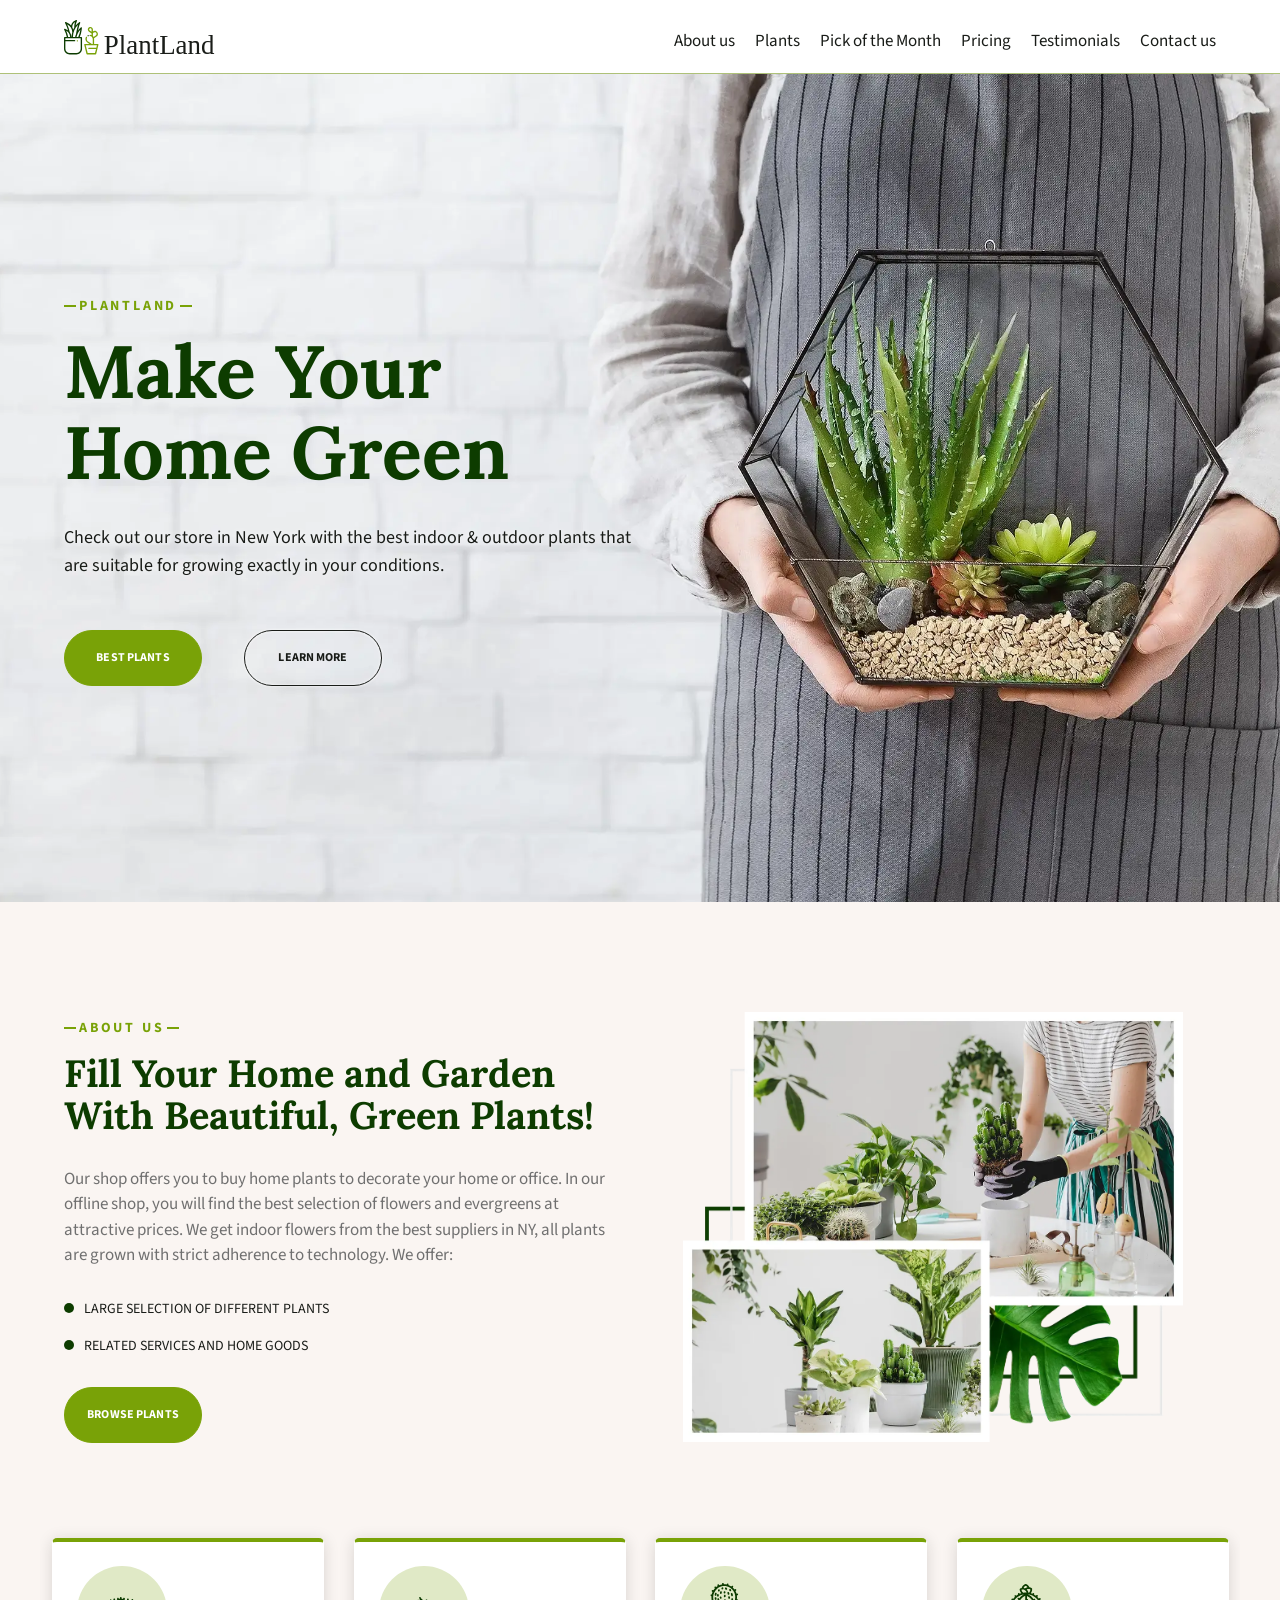
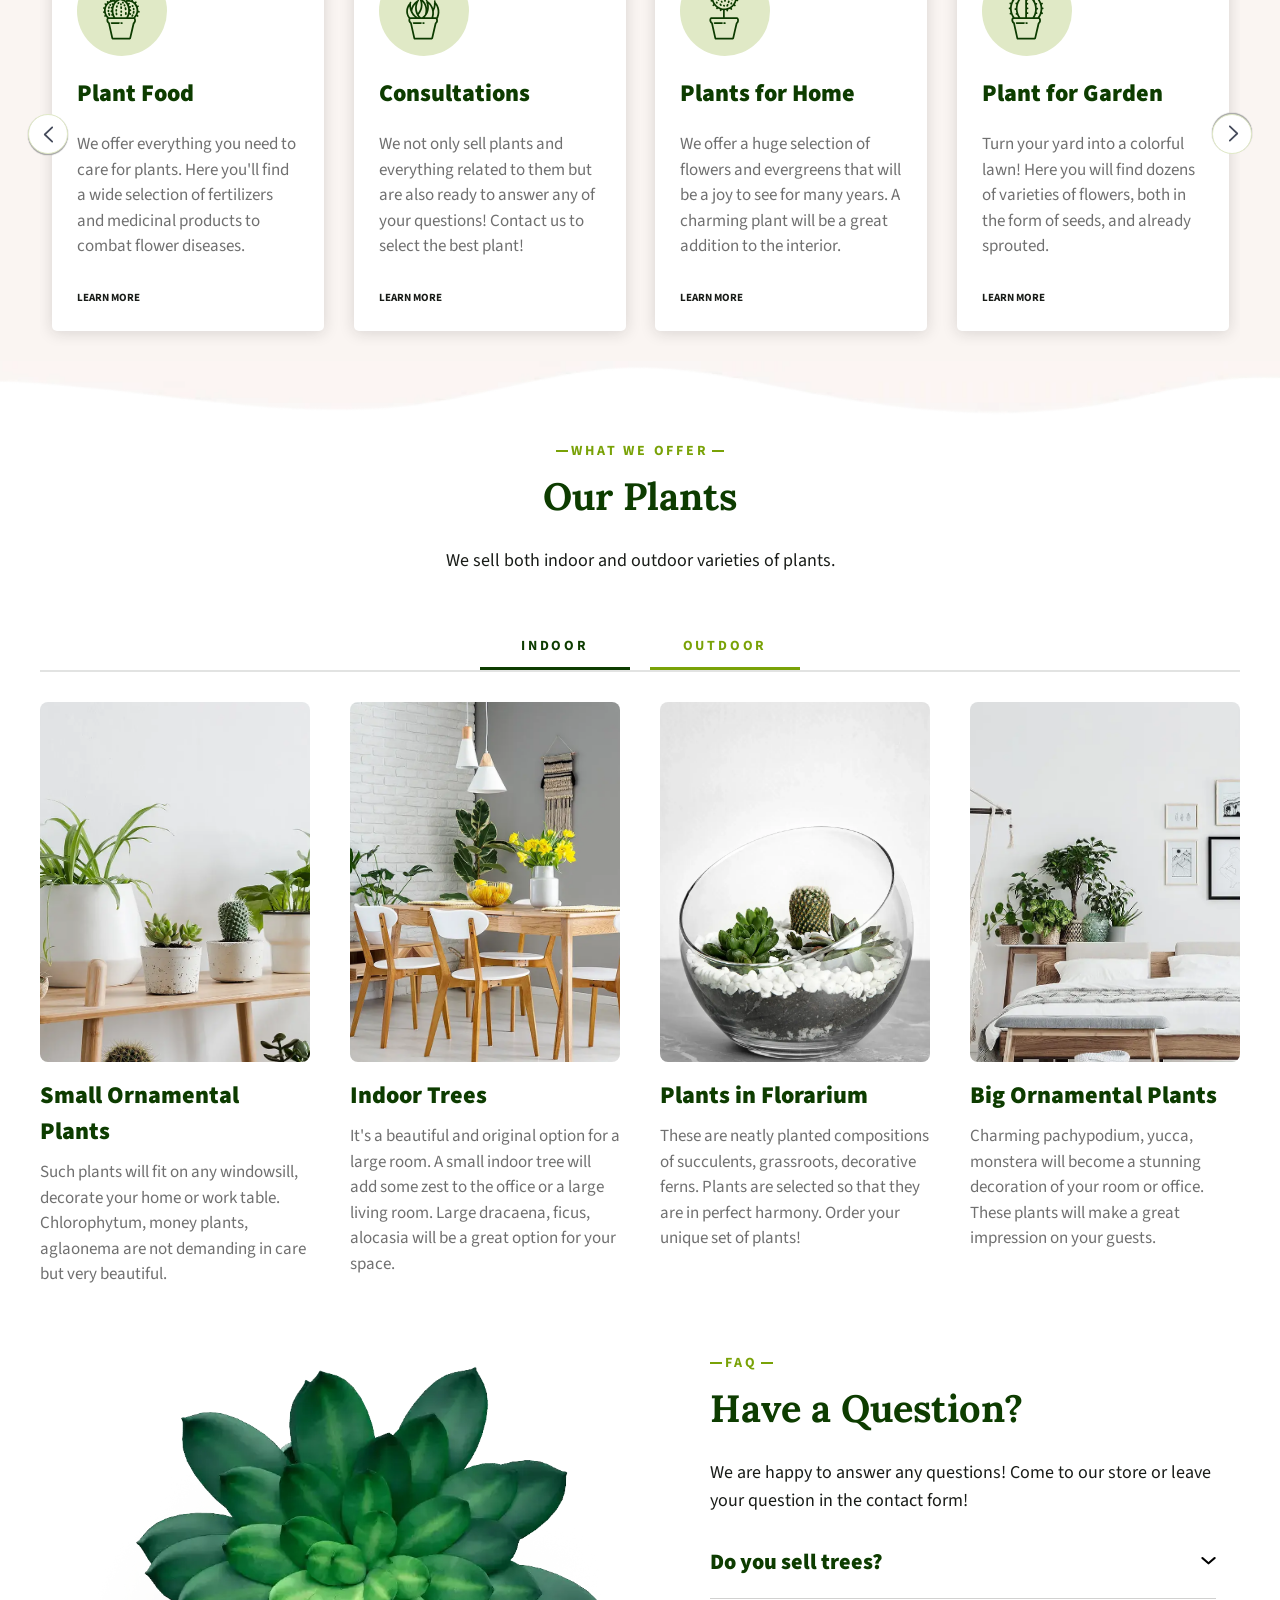
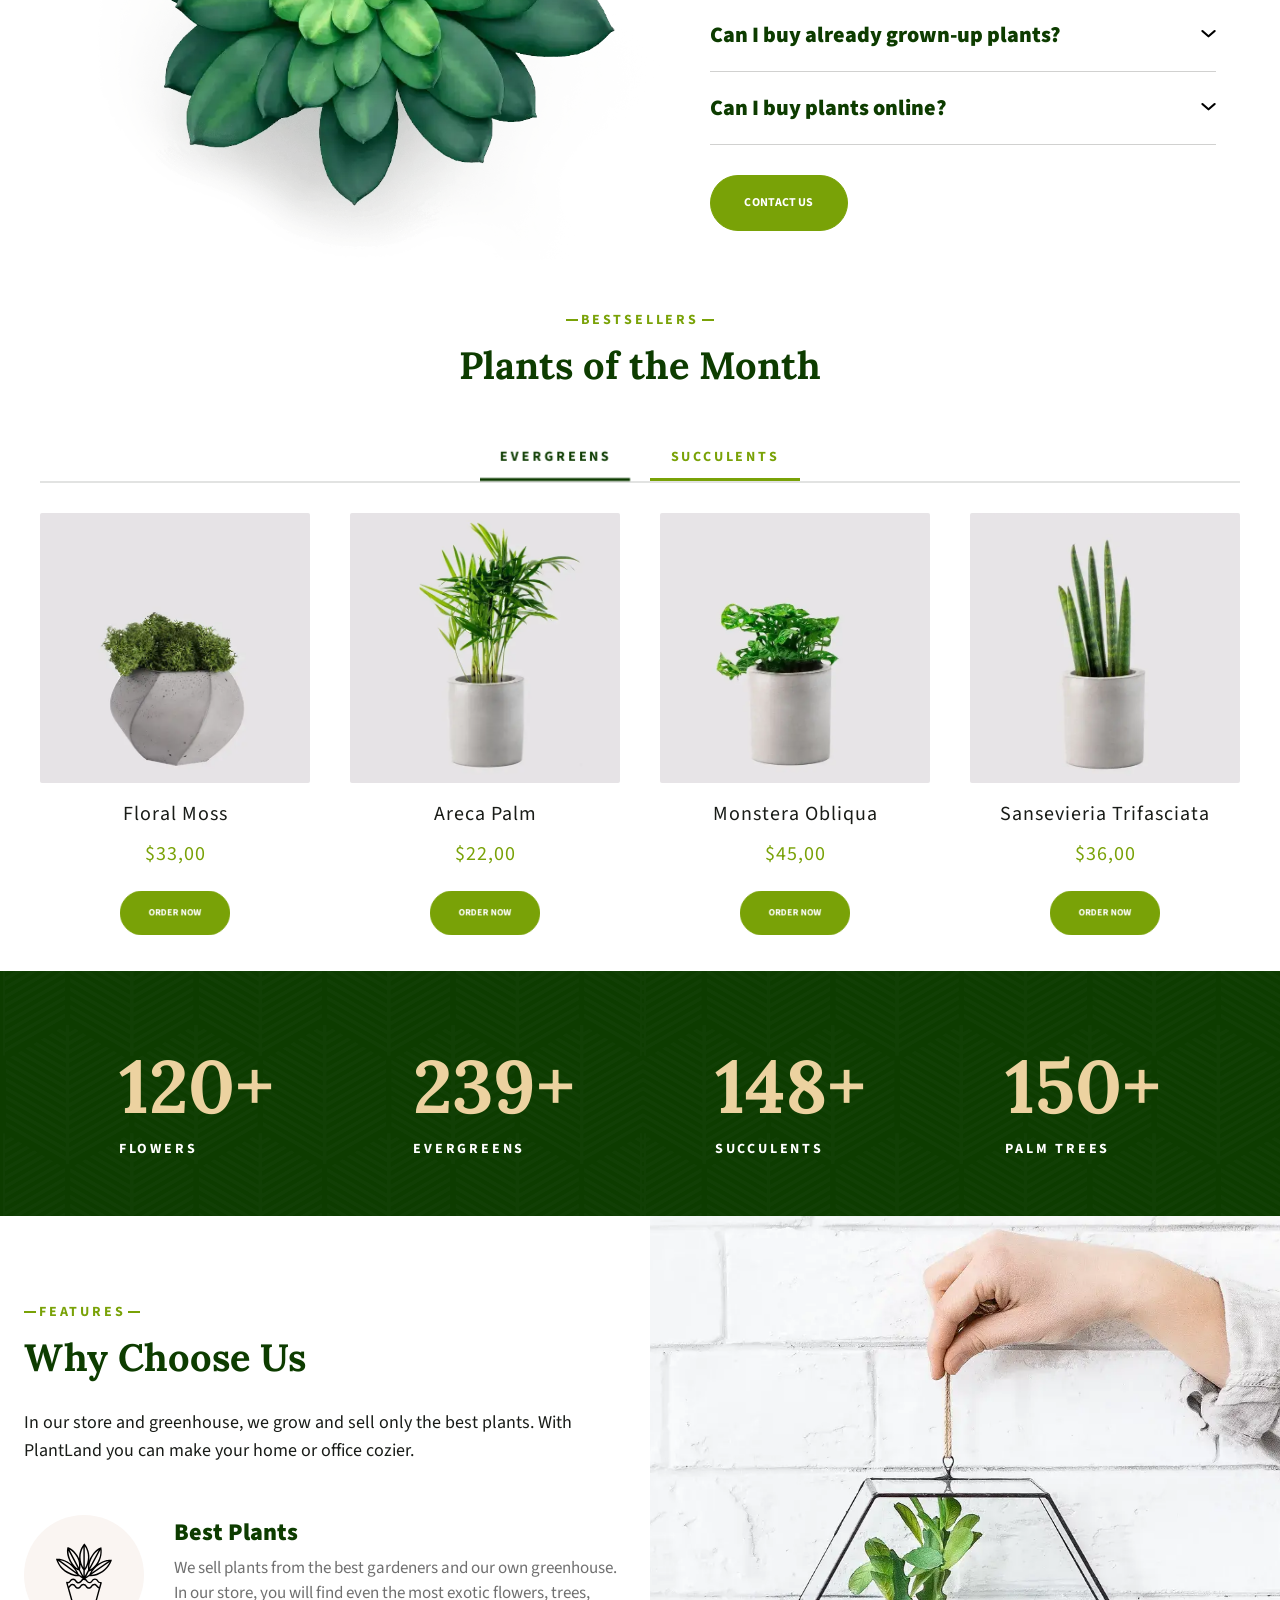
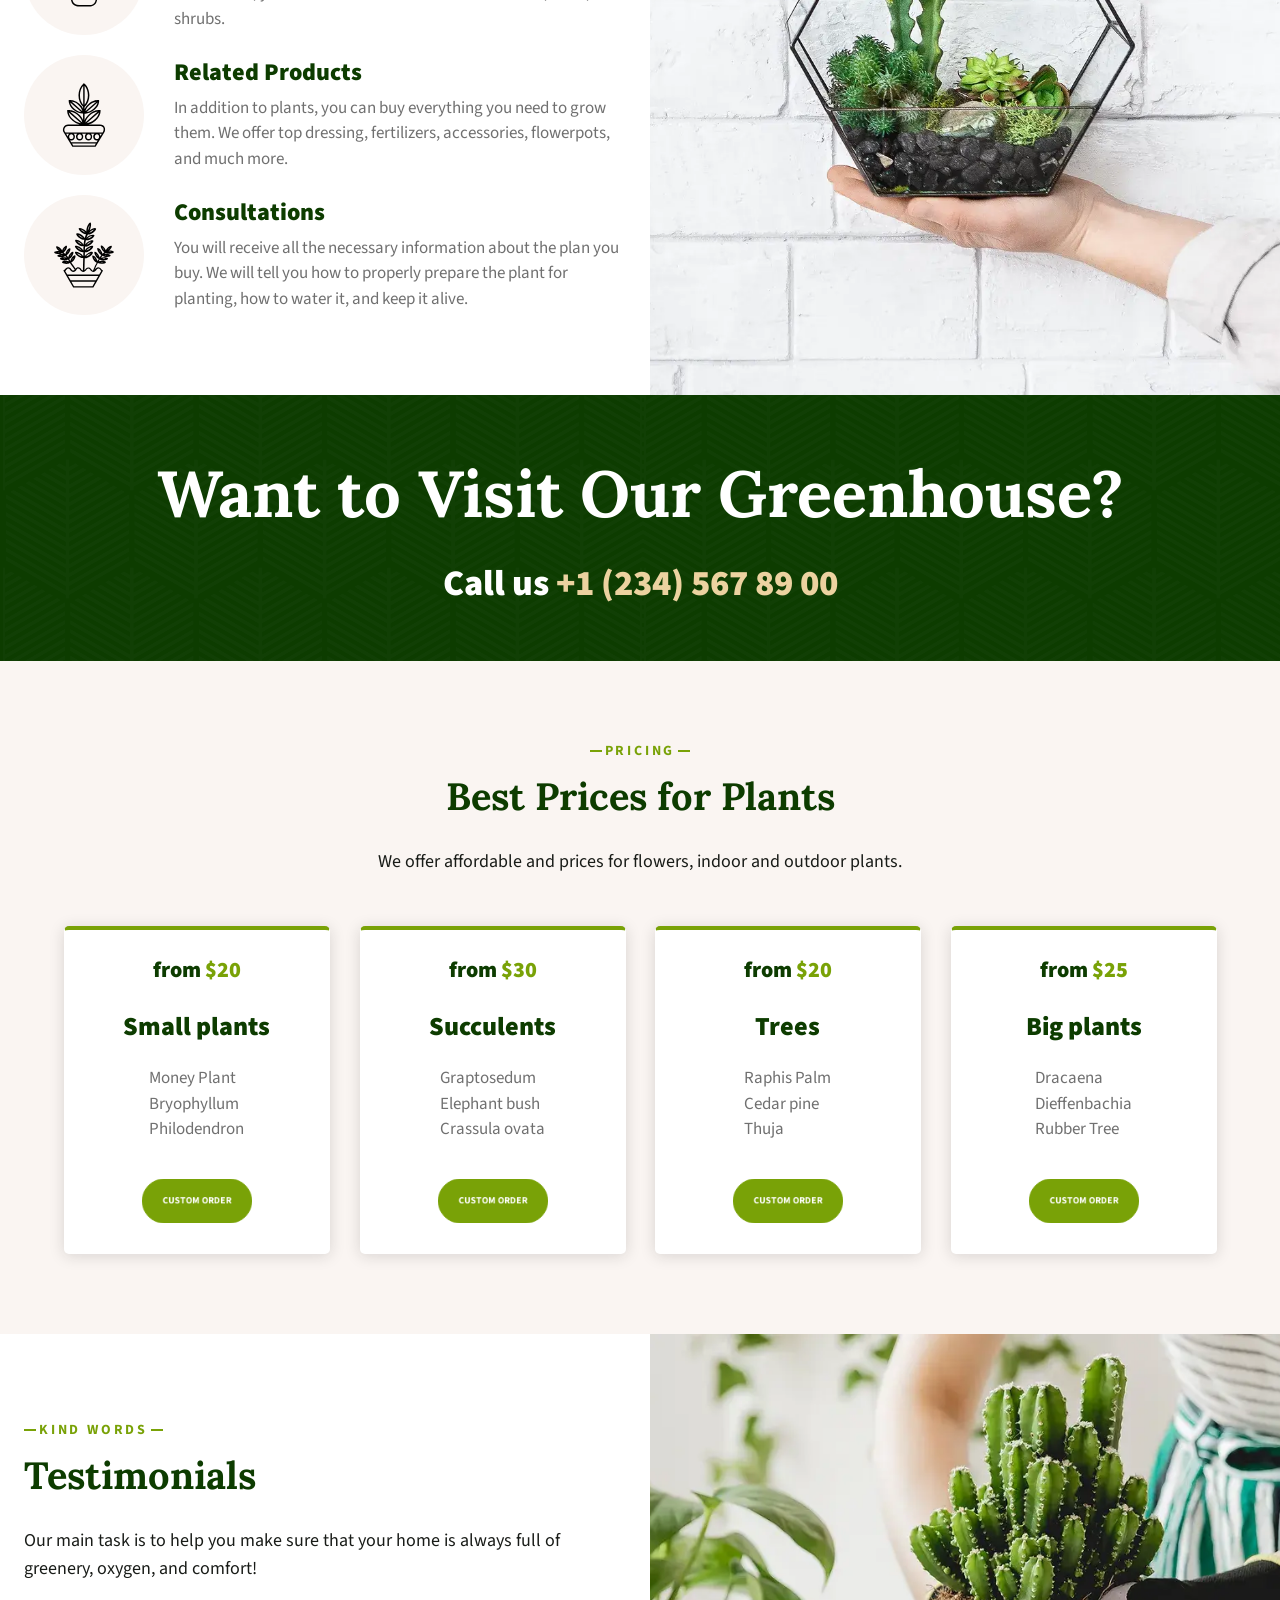
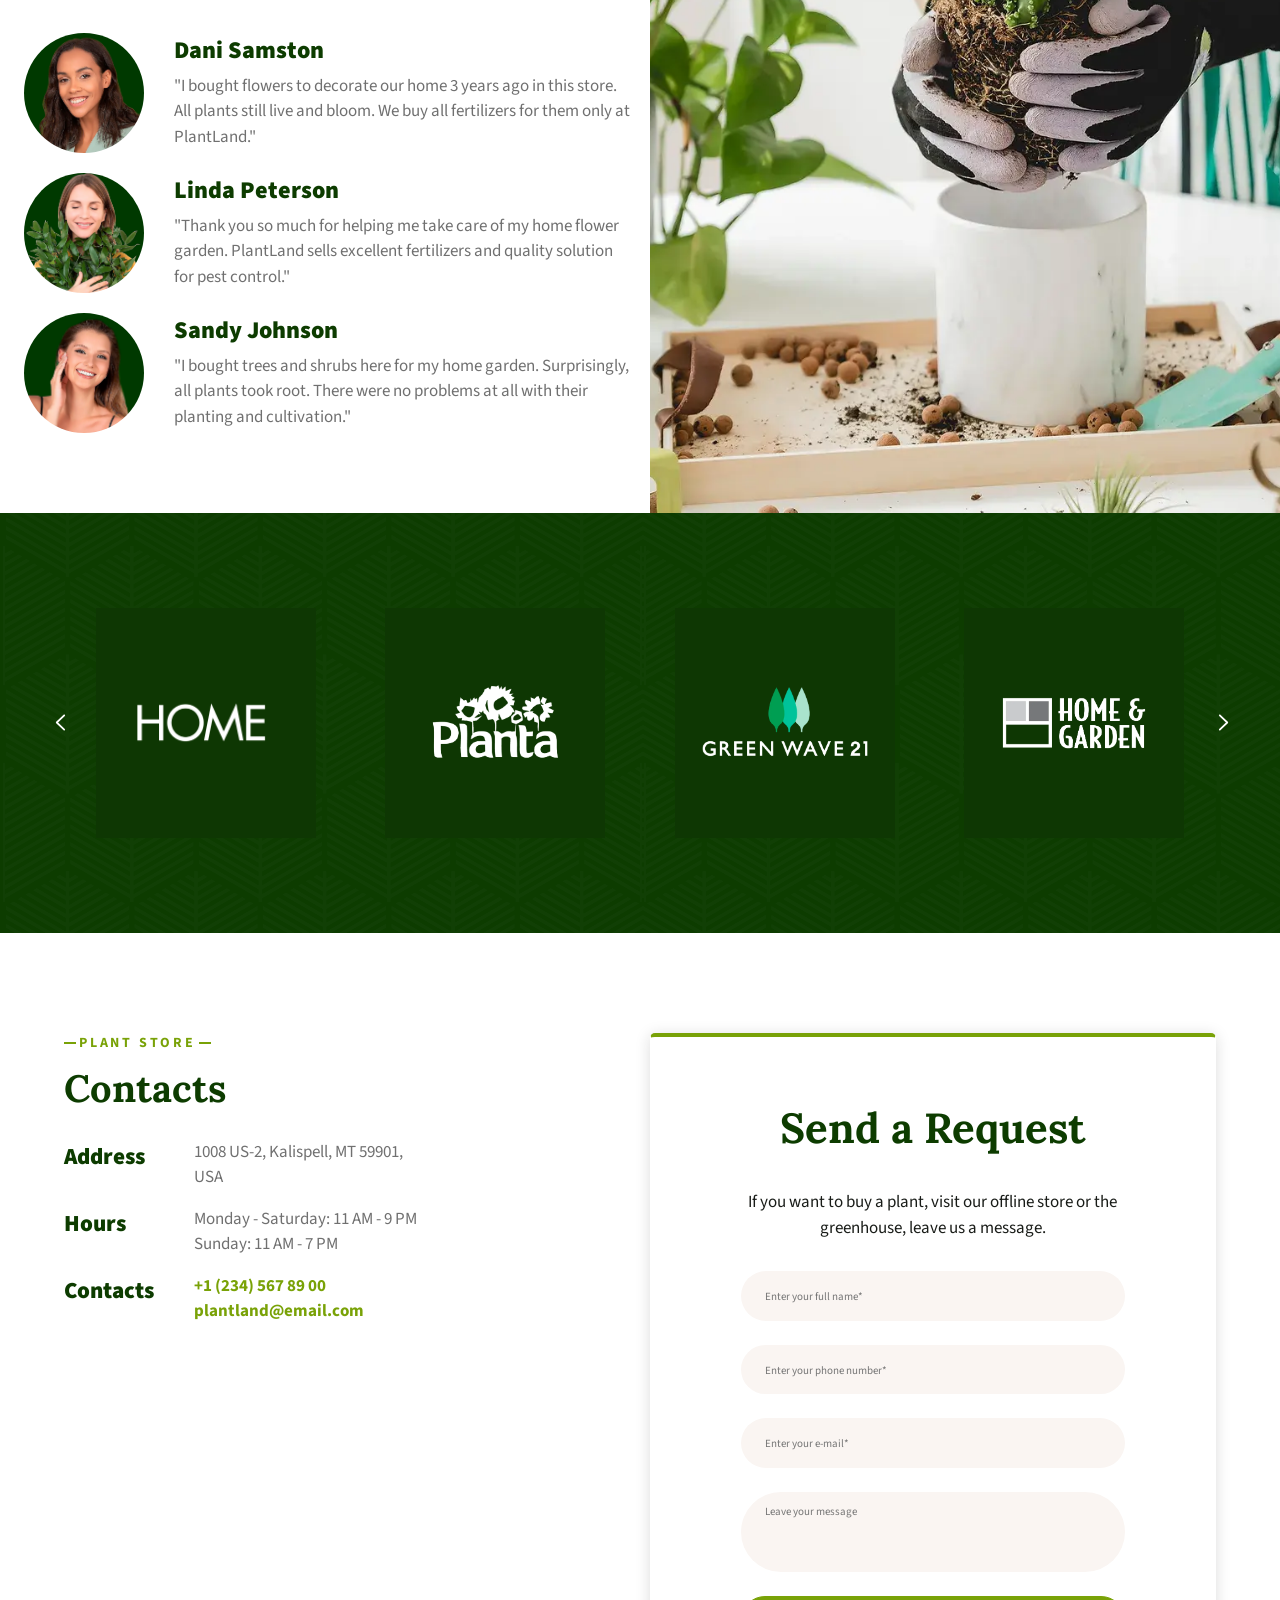
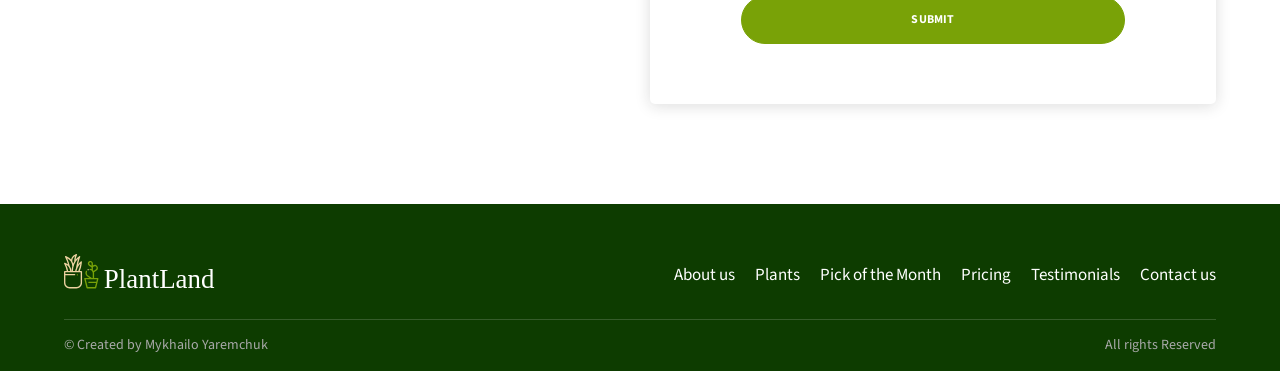
<file: index.html>
<!DOCTYPE html>
<html class="is-loading" lang="en">
<!-- <html class="menu-open" lang="en"> -->

<head>
	<title>PlantLand</title>
	<meta charset="UTF-8">
	<meta name="format-detection" content="telephone=no">
	<!-- <style>body{opacity: 0;}</style> -->
	<!-- <link rel="stylesheet" href="css/style.min.css?_v=20260417153046"> -->
	<link rel="stylesheet" href="css/style.css">
	<link rel="shortcut icon" href="favicon.ico">
	<!-- <meta name="robots" content="noindex, nofollow"> -->
	<meta name="viewport" content="width=device-width, initial-scale=1.0">
</head>

<body>
	<div class="wrapper">
		<header class="header">
			<div data-scroll class="header__container">
				<a href="#hero">
					<img src="img/page-logo.svg" alt="PlantLand logo" class="header__img">
				</a>
				<div class="header__menu menu">
					<nav class="menu__body">
						<ul class="menu__list">
							<li class="menu__item">
								<a href="#about-us" class="menu__link">About us</a>
							</li>
							<li class="menu__item">
								<a href="#our-plants" class="menu__link">Plants</a>
							</li>
							<li class="menu__item">
								<a href="#bestsellers" class="menu__link">Pick of the Month</a>
							</li>
							<li class="menu__item">
								<a href="#pricing" class="menu__link">Pricing</a>
							</li>
							<li class="menu__item">
								<a href="#kind-words" class="menu__link">Testimonials</a>
							</li>
							<li class="menu__item">
								<a href="#plant-store__form" class="menu__link">Contact us</a>
							</li>
						</ul>
					</nav>
				</div>
				<button class="menu__button"><span></span></button>
			</div>
		</header>
		<main data-scroll id="main" class="page">
			<section class="hero" id="hero">
				<div data-scroll class="hero__container">
					<div class="hero__body">
						<article class="text-box">
							<div class="text-box__label">PLANTLAND</div>
							<h1 class="text-box__title text-box__title--big">Make Your Home Green</h1>
							<div class="text-box__description">
								<p>Check out our store in New York with the best indoor & outdoor plants that are
									suitable for growing exactly in your conditions.</p>
							</div>
							<div class="text-box__buttons">
								<a class="text-box__button button" href="#bestsellers">Best plants</a>
								<a class="text-box__button button button--border" href="#about-us">Learn more</a>
							</div>
						</article>
					</div>
				</div>
			</section>

			<section class="about-us" id="about-us">
				<div class="about-us__container">
					<article class="text-box">
						<div class="text-box__label">ABOUT US</div>
						<h2 class="text-box__title">Fill Your Home and Garden With Beautiful, Green Plants!</h2>
						<div class="text-box__text">
							<p>
								Our shop offers you to buy home plants to decorate your home or office. In our offline
								shop, you will find the best selection of flowers and evergreens at attractive prices.
								We get indoor flowers from the best suppliers in NY, all plants are grown with strict
								adherence to technology. We offer:
							</p>
						</div>
						<ul class="text-box__list">
							<li class="text-box__item">LARGE SELECTION OF DIFFERENT PLANTS</li>
							<li class="text-box__item">RELATED SERVICES AND HOME GOODS</li>
						</ul>
						<a class="button" href="#bestsellers">Browse plants</a>
					</article>
					<div class="about-us__image">
						<img src="img/about-us-img.webp" alt="Diferent house plants">
					</div>
				</div>
			</section>

			<section class="about-us-cards">
				<div class="about-us-cards__wrapper">
					<div class="swiper">
						<button type="button" class="swiper__left-arr"></button>
						<div class="swiper-wrapper">
							<a href="#plant-store__form" class="about-us-cards__item swiper-slide">
								<article class="card-up-border card-up-border--hover">
									<div class="card-up-border__icon">
										<img src="img/svg/plant-type1.svg" alt="Cactus icon">
									</div>
									<h3 class="card-up-border__title">Plant Food</h3>
									<div class="card-up-border__text">
										<p>We offer everything you need to care for plants. Here you'll find a wide
											selection of fertilizers and medicinal products to combat flower diseases.
										</p>
									</div>
									<div class="card-up-border__link"><span>Learn more</span>
									</div>
								</article>
							</a>

							<a href="#plant-store__form" class="about-us-cards__item swiper-slide">
								<article class="card-up-border card-up-border--hover">
									<div class="card-up-border__icon">
										<img src="img/svg/plant-type2.svg" alt="Suculent plant icon">
									</div>
									<h3 class="card-up-border__title">Consultations</h3>
									<div class="card-up-border__text">
										<p>We not only sell plants and everything related to them but are also ready to
											answer
											any
											of your questions! Contact us to select the best plant!</p>
									</div>
									<div class="card-up-border__link"><span>Learn more</span>
									</div>
								</article>
							</a>

							<a href="#bestsellers" class="about-us-cards__item swiper-slide">
								<article class="card-up-border card-up-border--hover">
									<div class="card-up-border__icon">
										<img src="img/svg/plant-type3.svg" alt="Home plant icon">
									</div>
									<h3 class="card-up-border__title">Plants for Home</h3>
									<div class="card-up-border__text">
										<p>We offer a huge selection of flowers and evergreens that will be a joy to see
											for
											many
											years. A charming plant will be a great addition to the interior.</p>
									</div>
									<div class="card-up-border__link"><span>Learn more</span></div>
								</article>
							</a>

							<a href="#pricing" class="about-us-cards__item swiper-slide">
								<article class="card-up-border card-up-border--hover">
									<div class="card-up-border__icon">
										<img src="img/svg/plant-type4.svg" alt="Cactus icon">
									</div>
									<h3 class="card-up-border__title">Plant for Garden</h3>
									<div class="card-up-border__text">
										<p>Turn your yard into a colorful lawn! Here you will find dozens of varieties
											of flowers, both in the form of seeds, and
											already sprouted.</p>
									</div>
									<div class="card-up-border__link"><span>Learn more</span>
									</div>
								</article>
							</a>

							<a href="#bestsellers" class="about-us-cards__item swiper-slide">
								<article class="card-up-border card-up-border--hover">
									<div class="card-up-border__icon">
										<img src="img/svg/plant-type5.svg" alt="Home plant icon">
									</div>
									<h3 class="card-up-border__title">Sale of Flowerpots</h3>
									<div class="card-up-border__text">
										<p>Purchase flowerpots for plants of any type, from small flowers to huge palm
											trees. Our store offers only quality
											flowerpots from trusted manufacturers.</p>
									</div>
									<div class="card-up-border__link"><span>Learn more</span>
									</div>
								</article>
							</a>

							<a href="#plant-store__form" class="about-us-cards__item swiper-slide">
								<article class="card-up-border card-up-border--hover">
									<div class="card-up-border__icon">
										<img src="img/svg/plant-type6.svg" alt="Home plant icon">
									</div>
									<h3 class="card-up-border__title">Soil for Plants</h3>
									<div class="card-up-border__text">
										<p>It's not easy to find quality soil in New York. We offer the best options for
											your plants. The soil we sell is
											decontaminated and enriched with nutrients.</p>
									</div>
									<div class="card-up-border__link"><span>Learn more</span>
									</div>
								</article>
							</a>
						</div>
						<button type="button" class="swiper__right-arr"></button>
					</div>
				</div>
			</section>

			<div class="decor-wave">
			</div>

			<section class="our-plants" id="our-plants">
				<div class="our-plants__container">
					<article class="text-box text-box--center">
						<div class="text-box__label">WHAT WE OFFER</div>
						<h2 class="text-box__title">Our Plants</h2>
						<div class="text-box__description">
							<p>
								We sell both indoor and outdoor varieties of plants.
							</p>
						</div>
					</article>
				</div>
				<div class="our-plants__tabs tabs">
					<ul class="tabs__buttons">
						<li>
							<button data-tab-target="#indoor" class="tabs__button active"><span>indoor</span></button>
						</li>
						<li>
							<button data-tab-target="#outdoor" class="tabs__button"><span>OUTDOOR</span></button>
						</li>
					</ul>
					<div class="tabs__content">
						<div class="tabs__item-tab active" id="indoor" data-tab-content>
							<div class="tabs__item">
								<div class="tabs__image">
									<img src="img/tabs/plants-on-table1.webp" alt="Image">
								</div>
								<h3 class="tabs__title">Small Ornamental Plants</h3>
								<div class="tabs__text">
									<p>Such plants will fit on any windowsill, decorate your home or work table.
										Chlorophytum, money plants, aglaonema are not
										demanding in care but very beautiful.</p>
								</div>
							</div>
							<div class="tabs__item">
								<div class="tabs__image">
									<img src="img/tabs/plants-on-table2.webp" alt="Image">
								</div>
								<h3 class="tabs__title">Indoor Trees</h3>
								<div class="tabs__text">
									<p>It's a beautiful and original option for a large room. A small indoor tree will
										add
										some zest to the office or a large
										living room. Large dracaena, ficus, alocasia will be a great option for your
										space.
									</p>
								</div>
							</div>
							<div class="tabs__item">
								<div class="tabs__image">
									<img src="img/tabs/plants-in-vase.webp" alt="Image">
								</div>
								<h3 class="tabs__title">Plants in Florarium</h3>
								<div class="tabs__text">
									<p>These are neatly planted compositions of succulents, grassroots, decorative
										ferns.
										Plants are selected so that they are
										in perfect harmony. Order your unique set of plants!</p>
								</div>
							</div>
							<div class="tabs__item">
								<div class="tabs__image">
									<img src="img/tabs/home-swing-and-plants.webp" alt="Image">
								</div>
								<h3 class="tabs__title">Big Ornamental Plants</h3>
								<div class="tabs__text">
									<p>Charming pachypodium, yucca, monstera will become a stunning decoration of your
										room
										or office. These plants will make a
										great impression on your guests.</p>
								</div>
							</div>
						</div>
						<div class="tabs__item-tab" id="outdoor" data-tab-content>
							<div class="tabs__item">
								<div class="tabs__image">
									<img src="img/tabs/outdoor-plants-and-woman1.webp" alt="Image">
								</div>
								<h3 class="tabs__title">Outdoor Flowers</h3>
								<div class="tabs__text">
									<p>Flowers form the basis of the exterior and are the first to catch the eye.
										Charming anemones, freesia, lilies will
										provide brightness and a pleasant aroma. Choose your outdoor flower!</p>
								</div>
							</div>
							<div class="tabs__item">
								<div class="tabs__image">
									<img src="img/tabs/outdoor-plants-succulents.webp" alt="Image">
								</div>
								<h3 class="tabs__title">Succulents</h3>
								<div class="tabs__text">
									<p>Succulents do not require constant care, perfectly take root in any yard, look
										nice, and stylish. We will help you to
										create the optimal composition of succulents in your garden.
									</p>
								</div>
							</div>
							<div class="tabs__item">
								<div class="tabs__image">
									<img src="img/tabs/outdoor-plants-and-woman2.webp" alt="Image">
								</div>
								<h3 class="tabs__title">Decorative Moss</h3>
								<div class="tabs__text">
									<p>Decorative moss and lichen will make the garden truly special. Thanks to their
										density, coloring, and appearance, you
										can create a unique picture on the site.</p>
								</div>
							</div>
							<div class="tabs__item">
								<div class="tabs__image">
									<img src="img/tabs/outdoor-plants-in-pots.webp" alt="Image">
								</div>
								<h3 class="tabs__title">Decorative Conifers</h3>
								<div class="tabs__text">
									<p>The real decoration of any yard is decorative coniferous trees. Thuja, mountain
										pines, cedar pines will charm anyone!
										These are unpretentious, but very beautiful trees.</p>
								</div>
							</div>
						</div>
					</div>
				</div>
			</section>

			<section class="faq">
				<div class="faq__container">
					<div class="faq__image">
						<img src="img/suculent-plant-image 2.webp" alt="Succulent plant from above image">
					</div>
					<article class="text-box">
						<div class="text-box__label">faq</div>
						<h2 class="text-box__title">Have a Question?</h2>
						<div class="text-box__description">
							<p>
								We are happy to answer any questions! Come to our store or leave your question in the
								contact form!
							</p>
						</div>
						<div class="text-box__accordion">
							<div class="item-accordion">
								<details class="item-accordion__body">
									<summary class="item-accordion__title">Do you sell trees?</summary>
									<div class="item-accordion__content">
										<p>Yes, in our store, you can buy decorative trees for the garden.</p>
									</div>
								</details>
							</div>
							<div class="item-accordion">
								<details class="item-accordion__body">
									<summary class="item-accordion__title">Can I buy already grown-up plants?</summary>
									<div class="item-accordion__content">
										<p>Of course, we have a large greenhouse where we grow plants. You can buy an
											adult plant in a pot.</p>
									</div>
								</details>
							</div>
							<div class="item-accordion">
								<details class="item-accordion__body">
									<summary class="item-accordion__title">Can I buy plants online?</summary>
									<div class="item-accordion__content">
										<p>No, we don't have an online store. To buy a plant, come to our offline store
											or leave us a message.</p>
									</div>
								</details>
							</div>
						</div>
						<!-- <button class="button" type="button">Contact us</button> -->
						<a href="#plant-store__form" class="button">Contact us</a>
					</article>
				</div>
			</section>

			<section class="bestsellers" id="bestsellers">
				<div class="bestsellers__container">
					<article class="text-box text-box--center">
						<div class="text-box__label">BESTSELLERS</div>
						<h2 class="text-box__title">Plants of the Month</h2>
					</article>
				</div>
				<div class="bestsellers__tabs tabs">
					<ul class="tabs__buttons">
						<li>
							<button data-tab-target="#evergreens"
								class="tabs__button active"><span>evergreens</span></button>
						</li>
						<li>
							<button data-tab-target="#succulents" class="tabs__button"><span>succulents</span></button>
						</li>
					</ul>
					<div class="tabs__content">
						<div class="tabs__item-tab active" id="evergreens" data-tab-content>
							<div class="tabs__item" data-plant-id="plant-1">
								<div class="tabs__image">
									<img src="img/tabs/plant-in-pot1.webp" alt="Image">
								</div>
								<div class="tabs__name"><span>Floral Moss</span></div>
								<div class="tabs__price">33,00</div>
								<button class="button">order now</button>
							</div>
							<div class="tabs__item" data-plant-id="plant-2">
								<div class="tabs__image">
									<img src="img/tabs/plant-in-pot2.webp" alt="Image">
								</div>
								<div class="tabs__name"><span>Areca Palm</span></div>
								<div class="tabs__price">22,00</div>
								<button class="button">order now</button>
							</div>
							<div class="tabs__item" data-plant-id="plant-3">
								<div class="tabs__image">
									<img src="img/tabs/plant-in-pot3.webp" alt="Image">
								</div>
								<div class="tabs__name"><span>Monstera Obliqua</span></div>
								<div class="tabs__price">45,00</div>
								<button class="button">order now</button>
							</div>
							<div class="tabs__item" data-plant-id="plant-4">
								<div class="tabs__image">
									<img src="img/tabs/plant-in-pot4.webp" alt="Image">
								</div>
								<div class="tabs__name"><span>Sansevieria Trifasciata</span></div>
								<div class="tabs__price">36,00</div>
								<button class="button">order now</button>
							</div>
						</div>
						<div class="tabs__item-tab" id="succulents" data-tab-content>
							<div class="tabs__item" data-plant-id="plant-5">
								<div class="tabs__image">
									<img src="img/tabs/plant-in-pot5.webp" alt="Image">
								</div>
								<div class="tabs__name"><span>Graptosedum Darley</span></div>
								<div class="tabs__price">32,00</div>
								<button class="button">order now</button>
							</div>
							<div class="tabs__item" data-plant-id="plant-6">
								<div class="tabs__image">
									<img src="img/tabs/plant-in-pot6.webp" alt="Image">
								</div>
								<div class="tabs__name"><span>Haworthia Venosa</span></div>
								<div class="tabs__price">48,00</div>
								<button class="button">order now</button>
							</div>
							<div class="tabs__item" data-plant-id="plant-7">
								<div class="tabs__image">
									<img src="img/tabs/plant-in-pot7.webp" alt="Image">
								</div>
								<div class="tabs__name"><span>Silver Torch</span></div>
								<div class="tabs__price">24,00</div>
								<button class="button">order now</button>
							</div>
							<div class="tabs__item" data-plant-id="plant-8">
								<div class="tabs__image">
									<img src="img/tabs/plant-in-pot8.webp" alt="Image">
								</div>
								<div class="tabs__name"><span>Notocactus Roseoluteus</span></div>
								<div class="tabs__price">33,00</div>
								<button class="button">order now</button>
							</div>
						</div>
					</div>
				</div>
			</section>

			<section class="results dark-background">
				<div class="results__container">
					<div class="results__item">
						<div class="results__value">120</div>
						<div class="results__param">FLOWERS</div>
					</div>
					<div class="results__item">
						<div class="results__value">239</div>
						<div class="results__param">EVERGREENS</div>
					</div>
					<div class="results__item">
						<div class="results__value">148</div>
						<div class="results__param">SUCCULENTS</div>
					</div>
					<div class="results__item">
						<div class="results__value">150</div>
						<div class="results__param">PALM TREES</div>
					</div>
				</div>
			</section>

			<!-- <section class="features">
				<div class="features__container">
					<article class="text-box">
						<div class="text-box__label">features</div>
						<h2 class="text-box__title">Why Choose Us</h2>
						<div class="text-box__description">
							<p>
								In our store and greenhouse, we grow and sell only the best plants. With PlantLand you
								can make your home or office
								cozier.
							</p>
						</div>
						<div class="text-box__info-blocks info-blocks">
							<div class="info-blocks__item">
								<div class="info-blocks__img">
									<img src="img/svg/plant1.svg" alt="">
								</div>
								<div class="info-blocks__inner-info">
									<h3 class="info-blocks__title">Best Plants</h3>
									<div class="info-blocks__text">
										<p>We sell plants from the best gardeners and our own greenhouse. In our store,
											you will find even the most exotic flowers,
											trees, shrubs.</p>
									</div>
								</div>
							</div>
							<div class="info-blocks__item">
								<div class="info-blocks__img">
									<img src="img/svg/plant2.svg" alt="">
								</div>
								<div class="info-blocks__inner-info">
									<h3 class="info-blocks__title">Related Products</h3>
									<div class="info-blocks__text">
										<p>In addition to plants, you can buy everything you need to grow them. We offer
											top dressing, fertilizers, accessories,
											flowerpots, and much more.</p>
									</div>
								</div>
							</div>
							<div class="info-blocks__item">
								<div class="info-blocks__img">
									<img src="img/svg/plant3.svg" alt="">
								</div>
								<div class="info-blocks__inner-info">
									<h3 class="info-blocks__title">Consultations</h3>
									<div class="info-blocks__text">
										<p>You will receive all the necessary information about the plan you buy. We
											will tell you how to properly prepare the
											plant for planting, how to water it, and keep it alive.</p>
									</div>
								</div>
							</div>
						</div>
					</article>
					<div class="features__image">
						<img src="img/glass-box.webp" alt="Plants in the glass box">
					</div>
				</div>
			</section> -->

			<section class="features">
				<!-- <div class="features__container"> -->
				<article class="text-box">
					<div class="text-box__label">features</div>
					<h2 class="text-box__title">Why Choose Us</h2>
					<div class="text-box__description">
						<p>
							In our store and greenhouse, we grow and sell only the best plants. With PlantLand you
							can make your home or office
							cozier.
						</p>
					</div>
					<div class="text-box__info-blocks info-blocks">
						<div class="info-blocks__item">
							<div class="info-blocks__img">
								<img src="img/svg/plant1.svg" alt="">
							</div>
							<div class="info-blocks__inner-info">
								<h3 class="info-blocks__title">Best Plants</h3>
								<div class="info-blocks__text">
									<p>We sell plants from the best gardeners and our own greenhouse. In our store,
										you will find even the most exotic flowers,
										trees, shrubs.</p>
								</div>
							</div>
						</div>
						<div class="info-blocks__item">
							<div class="info-blocks__img">
								<img src="img/svg/plant2.svg" alt="">
							</div>
							<div class="info-blocks__inner-info">
								<h3 class="info-blocks__title">Related Products</h3>
								<div class="info-blocks__text">
									<p>In addition to plants, you can buy everything you need to grow them. We offer
										top dressing, fertilizers, accessories,
										flowerpots, and much more.</p>
								</div>
							</div>
						</div>
						<div class="info-blocks__item">
							<div class="info-blocks__img">
								<img src="img/svg/plant3.svg" alt="">
							</div>
							<div class="info-blocks__inner-info">
								<h3 class="info-blocks__title">Consultations</h3>
								<div class="info-blocks__text">
									<p>You will receive all the necessary information about the plan you buy. We
										will tell you how to properly prepare the
										plant for planting, how to water it, and keep it alive.</p>
								</div>
							</div>
						</div>
					</div>
				</article>
				<div class="features__image">
					<img src="img/glass-box.webp" alt="Plants in the glass box">
				</div>
				<!-- </div> -->
			</section>

			<section class="call dark-background">
				<div class="call__container">
					<h2 class="call__title">Want to Visit Our Greenhouse?</h2>
					<div class="call__call-to-action">
						<span>Call us</span>
						<a href="tel:+12345678900">+1 (234) 567 89 00</a>
					</div>
				</div>
			</section>

			<section class="pricing" id="pricing">
				<div class="pricing__container">
					<article class="text-box text-box--center">
						<div class="text-box__label">PRICING</div>
						<h2 class="text-box__title">Best Prices for Plants</h2>
						<div class="text-box__description">
							<p>
								We offer affordable and prices for flowers, indoor and outdoor plants.
							</p>
						</div>
					</article>
					<article class="pricing__price-list">
						<article class="pricing__item card-up-border">
							<div class="card-up-border__subtitle">from <span>$20</span></div>
							<h3 class="card-up-border__title">Small plants</h3>
							<div class="card-up-border__text">
								<p>Money Plant</p>
								<p>Bryophyllum</p>
								<p>Philodendron</p>
							</div>
							<a href="#plant-store__form" class="card-up-border__button button"><span>CUSTOM ORDER</span>
							</a>
						</article>
						<article class="pricing__item card-up-border">
							<div class="card-up-border__subtitle">from <span>$30</span></div>
							<h3 class="card-up-border__title">Succulents</h3>
							<div class="card-up-border__text">
								<p>Graptosedum</p>
								<p>Elephant bush</p>
								<p>Crassula ovata</p>
							</div>
							<a href="#plant-store__form" class="card-up-border__button button"><span>CUSTOM
									ORDER</span></a>
						</article>
						<article class="pricing__item card-up-border">
							<div class="card-up-border__subtitle">from <span>$20</span></div>
							<h3 class="card-up-border__title">Trees</h3>
							<div class="card-up-border__text">
								<p>Raphis Palm</p>
								<p>Cedar pine</p>
								<p>Thuja</p>
							</div>
							<a href="#plant-store__form" class="card-up-border__button button"><span>CUSTOM
									ORDER</span></a>
						</article>
						<article class="pricing__item card-up-border">
							<div class="card-up-border__subtitle">from <span>$25</span></div>
							<h3 class="card-up-border__title">Big plants</h3>
							<div class="card-up-border__text">
								<p>Dracaena</p>
								<p>Dieffenbachia</p>
								<p>Rubber Tree</p>
							</div>
							<a href="#plant-store__form" class="card-up-border__button button"><span>CUSTOM
									ORDER</span></a>
						</article>
					</article>
				</div>

			</section>

			<section class="kind-words" id="kind-words">
				<article class="text-box">
					<div class="text-box__label">KIND WORDS</div>
					<h2 class="text-box__title">Testimonials</h2>
					<div class="text-box__description">
						<p>
							Our main task is to help you make sure that your home is always full of greenery, oxygen,
							and comfort!
						</p>
					</div>
					<div class="text-box__info-blocks info-blocks">
						<div class="info-blocks__item">
							<div class="info-blocks__img">
								<img src="img/person-1.webp" alt="">
							</div>
							<div class="info-blocks__inner-info">
								<h3 class="info-blocks__title">Dani Samston</h3>
								<div class="info-blocks__text">
									<p>"I bought flowers to decorate our home 3 years ago in this store. All plants
										still live and bloom. We buy all
										fertilizers for them only at PlantLand."</p>
								</div>
							</div>
						</div>
						<div class="info-blocks__item">
							<div class="info-blocks__img">
								<img src="img/person-2.webp" alt="">
							</div>
							<div class="info-blocks__inner-info">
								<h3 class="info-blocks__title">Linda Peterson</h3>
								<div class="info-blocks__text">
									<p>"Thank you so much for helping me take care of my home flower garden. PlantLand
										sells excellent fertilizers and quality
										solution for pest control."</p>
								</div>
							</div>
						</div>
						<div class="info-blocks__item">
							<div class="info-blocks__img">
								<img src="img/person-3.webp" alt="">
							</div>
							<div class="info-blocks__inner-info">
								<h3 class="info-blocks__title">Sandy Johnson</h3>
								<div class="info-blocks__text">
									<p>"I bought trees and shrubs here for my home garden. Surprisingly, all plants took
										root. There were no problems at all
										with their planting and cultivation."</p>
								</div>
							</div>
						</div>
					</div>
				</article>
				<div class="kind-words__image">
					<img src="img/changing-plant-pot.webp" alt="Changing plant`s pot">
				</div>
			</section>

			<section class="partners dark-background">
				<div class="partners__container">
					<div class="swiper">
						<button type="button" class="swiper__left-arr"></button>
						<div class="swiper-wrapper">
							<a href="#" class="partners__item swiper-slide">
								<article class="dark-card">
									<img src="img/partners/home-img.webp" alt="">
								</article>
							</a>

							<a href="#" class="partners__item swiper-slide">
								<article class="dark-card">
									<img src="img/partners/planta-img.webp" alt="">
								</article>
							</a>

							<a href="#" class="partners__item swiper-slide">
								<article class="dark-card">
									<img src="img/partners/green-wave-img.webp" alt="">
								</article>
							</a>

							<a href="#" class="partners__item swiper-slide">
								<article class="dark-card">
									<img src="img/partners/home&garden-img.webp" alt="">
								</article>
							</a>

							<a href="#" class="partners__item swiper-slide">
								<article class="dark-card">
									<img src="img/partners/green-line-img.webp" alt="">
								</article>
							</a>
						</div>
						<button type="button" class="swiper__right-arr"></button>
					</div>
				</div>
			</section>

			<section class="plant-store">
				<div class="plant-store__container">
					<article class="text-box">
						<div class="text-box__label">PLANT STORE</div>
						<h2 class="text-box__title">Contacts</h2>
						<div class="text-box__inner-block">
							<div class="text-box__subtitle">Address</div>
							<div class="text-box__text">
								<p>1008 US-2, Kalispell, MT 59901,</p>
								<p>USA</p>
							</div>
						</div>
						<div class="text-box__inner-block">
							<div class="text-box__subtitle">Hours</div>
							<div class="text-box__text">
								<p>Monday - Saturday: 11 AM - 9 PM</p>
								<p>Sunday: 11 AM - 7 PM</p>
							</div>
						</div>
						<div class="text-box__inner-block">
							<div class="text-box__subtitle">Contacts</div>
							<div class="text-box__text">
								<a href="tel:+12345678900">+1 (234) 567 89 00</a>
								<a href="mailto:plantland@email.com">plantland@email.com</a>
							</div>
						</div>
						<div class="text-box__map">
							<iframe
								src="https://www.google.com/maps/embed?pb=!1m18!1m12!1m3!1d1329.5311047429625!2d-114.29715754378103!3d48.20541766579894!2m3!1f0!2f0!3f0!3m2!1i1024!2i768!4f13.1!3m3!1m2!1s0x5366508c781d0133%3A0xf8d9b41f5596c8f7!2sPlant%20Land!5e0!3m2!1suk!2sua!4v1770062451016!5m2!1suk!2sua"
								width="600" height="450" style="border:0;" allowfullscreen="" loading="lazy"
								referrerpolicy="no-referrer-when-downgrade"></iframe>
						</div>
					</article>
					<form action="https://formspree.io/f/mzdazveg" method="POST" class="card-up-border"
						id="plant-store__form">
						<h3 class="card-up-border__title">Send a Request</h3>
						<div class="card-up-border__text">
							<p>If you want to buy a plant, visit our offline store or the greenhouse, leave us a
								message.
							</p>
						</div>
						<input required type="text" name="name" autocomplete="on" class="card-up-border__input"
							placeholder="Enter your full name*">
						<input required type="tel" name="phone" autocomplete="on" class="card-up-border__input"
							placeholder="Enter your phone number*">
						<input required type="email" name="mail" autocomplete="on" class="card-up-border__input"
							placeholder="Enter your e-mail*">
						<textarea required name="message" id="#" class="card-up-border__input"
							placeholder="Leave your message"></textarea>
						<button class="button" type="submit">SUBMIT</button>

					</form>
				</div>
			</section>
		</main>
		<footer class="footer">
			<div class="footer__container">
				<div class="footer__up">
					<a href="#main" class="footer__logo">
						<img src="img/page-logo-light.svg" alt="PlantLand logo light">
					</a>
					<nav class="footer__menu menu-footer">
						<ul class="menu-footer__items">
							<li class="menu-footer__item">
								<a href="#about-us" class="menu-footer__link">About us</a>
							</li>
							<li class="menu-footer__item">
								<a href="#our-plants" class="menu-footer__link">Plants</a>
							</li>
							<li class="menu-footer__item">
								<a href="#bestsellers" class="menu-footer__link">Pick of the Month</a>
							</li>
							<li class="menu-footer__item">
								<a href="#pricing" class="menu-footer__link">Pricing</a>
							</li>
							<li class="menu-footer__item">
								<a href="#kind-words" class="menu-footer__link">Testimonials</a>
							</li>
							<li class="menu-footer__item">
								<a href="#plant-store__form" class="menu-footer__link">Contact us</a>
							</li>
						</ul>
					</nav>
				</div>
				<div class="footer__down">
					<div class="footer__creator-name">
						© Created by Mykhailo Yaremchuk
					</div>
					<div class="footer__rights">
						All rights Reserved
					</div>
				</div>
			</div>
		</footer>
	</div>
	<div class="popup-cart">
		<div class="popup-cart__wrapper">
			<div class="popup-cart__body body-popup">
				<div class="body-popup__up">
					<h2 class="body-popup__title">Shopping cart</h2>
					<button class="body-popup__close"></button>
				</div>
				<div class="body-popup__down content-popup">
					<div class="content-popup__up">
						<h2 class="content-popup__title">Products</h2>
						<div class="content-popup__products products">

						</div>
						<div class="content-popup__total-price"><!--Total: <span>33,00</span>--></div>
					</div>
					<div class="content-popup__down">
						<!-- <form action="https://formspree.io/f/mzdazveg" method="POST" class="popup-form"> -->
						<form class="popup-form">
							<h2 class="content-popup__title">Place an order</h2>
							<div class="popup-form__item">
								<label for="popup-name" class="popup-form__label">Name</label>
								<input required type="text" name="popup-name" id="popup-name" autocomplete="on"
									class="popup-form__input" placeholder="Your name">
							</div>
							<div class="popup-form__item">
								<label for="popup-mail" class="popup-form__label">Email</label>
								<input required type="email" name="popup-mail" id="popup-mail" autocomplete="on"
									class="popup-form__input" placeholder="Your email address">
							</div>
							<div class="popup-form__item">
								<label for="popup-phone" class="popup-form__label">Phone</label>
								<input required type="tel" name="popup-phone" id="popup-phone" autocomplete="on"
									class="popup-form__input" placeholder="Your phone*">
							</div>
							<div class="popup-form__item">
								<label for="popup-text" class="popup-form__label">Comment</label>
								<textarea name="message" id="popup-text" class="popup-form__input"
									placeholder="Your comment"></textarea>
							</div>
							<div class="popup-form__hidden-items">
							</div>
							<button class="popup-form__button button" type="submit">ORDER</button>
						</form>
					</div>
				</div>
			</div>
		</div>
	</div>
	<div class="cart-button">
		<div class="cart-button__quantity">5</div>
	</div>
	<div class="info-popup">
		<!-- <div class="info-popup info-popup--open"> -->
		<div class="info-popup__wrapper">
			<div class="info-popup__body">
				<div class="body-popup__up">
					<div class="body-popup__title"></div>
					<button class="body-popup__close"></button>
				</div>
				<div class="info-popup__down">
					<div class="content-popup__text">Thank you! We received your request!</div>
				</div>
			</div>
		</div>

	</div>
	<!-- <script src="js/app.min.js?_v=20260417153046"></script> -->
	<script src="js/app.js"></script>
</body>

</html>
</file>
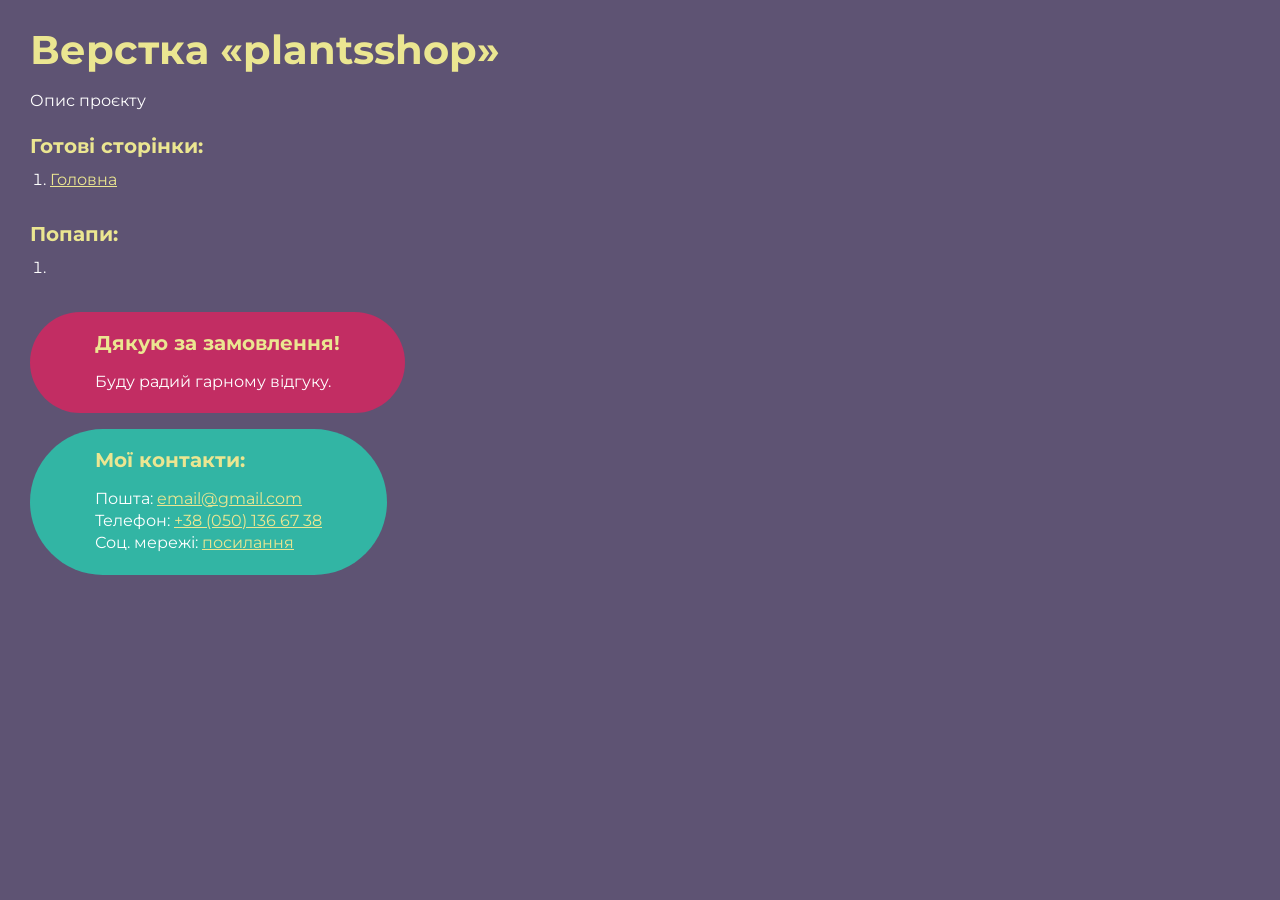
<file: index0.html>
<!DOCTYPE html>
<html>

<head>
	<meta charset="UTF-8">
	<meta name="viewport" content="width=device-width, initial-scale=1.0">
	<title>Верстка «plantsshop»</title>
</head>

<body>
	<div class="rootpage">
		<h1>Верстка «plantsshop»</h1>
		<div class="rootpage__info">
			Опис проєкту
		</div>
		<h2>Готові сторінки:</h2>
		<ol class="rootpage__list">
			<li><a target="_blank" href="home.html">Головна</a></li>
		</ol>
		<h2>Попапи:</h2>
		<ol class="rootpage__list">
			<li><a target="_blank" href="home.html#"></a></li>
		</ol>
		<div class="rootpage__tnx">
			<h2>Дякую за замовлення!</h2>
			<p>Буду радий гарному відгуку.</p>
		</div>
		<div class="rootpage__contacts">
			<h2>Мої контакти:</h2>
			<p>Пошта: <a href="mailto:email@gmail.com">email@gmail.com</a></p>
			<p>Телефон: <a href="tel:+380501366738">+38 (050) 136 67 38</a></p>
			<p>Соц. мережі: <a href="">посилання</a></p>
		</div>
	</div>
</body>
<style>
	@charset "UTF-8";
	@import url("https://fonts.googleapis.com/css?family=Montserrat:regular,700&display=swap");

	*,
	*::before,
	*::after {
		padding: 0px;
		margin: 0px;
		border: 0px;
		box-sizing: border-box;
	}

	html,
	body {
		height: 100%;
		margin: 0;
		padding: 0;
		min-width: 320px;
		width: 100%;
		color: #fff;
		background-color: #5e5373;
	}

	body {
		font-family: Montserrat;
		font-size: 100%;
		line-height: 1;
		font-size: 1rem;
	}

	a {
		text-decoration: underline;
		color: #ebe691
	}

	a:visited {
		text-decoration: underline;
		color: #aaa768;
	}

	a:hover {
		text-decoration: none;
	}

	ul li {
		list-style: none;
	}

	img {
		vertical-align: top;
	}

	.wrapper {
		width: 100%;
		min-height: 100%;
		overflow: hidden;
	}

	.rootpage {
		padding: 30px;
		display: flex;
		flex-direction: column;
		align-items: flex-start;
	}

	@media (max-width: 767px) {
		.rootpage {
			padding: 30px 15px;
		}
	}

	h1 {
		color: #ebe691;
		font-size: 2.5rem;
		margin: 0px 0px 1.25rem 0px;
	}

	@media (max-width: 767px) {
		h1 {
			font-size: 1.85rem;
			margin: 0px 0px 1.25rem 0px;
		}
	}

	h2 {
		color: #ebe691;
		font-size: 1.25rem;
		margin: 0px 0px 1rem 0px;
	}

	@media (max-width: 767px) {
		h2 {
			font-size: 1.125rem;
			margin: 0px 0px 1rem 0px;
		}
	}

	.rootpage__info {
		line-height: 140%;
		margin: 0px 0px 1.5rem 0px;
	}

	.rootpage__list {
		margin: 0px 0px 2.25rem 1.25rem;
	}

	.rootpage__list li:not(:last-child) {
		margin: 0px 0px 15px 0px;
	}

	.rootpage__contacts,
	.rootpage__tnx {
		border-radius: 200px;
		padding: 20px 65px;
		line-height: 140%;
	}

	@media (max-width: 767px) {

		.rootpage__contacts,
		.rootpage__tnx {
			border-radius: 40px;
			padding: 20px;
		}
	}

	.rootpage__contacts {
		background: #32b5a4;

	}

	.rootpage__contacts a {
		color: #ebe691;
	}

	.rootpage__tnx {
		background: #c22d63;
		margin: 0px 0px 1rem 0px;
	}
</style>

</html>
</file>
<file: css/style.css>
@import url(https://fonts.googleapis.com/css?family=Nunito:regular,500,700,900&display=swap);
@import url(https://fonts.googleapis.com/css?family=Lora:700&display=swap);
@import url(https://fonts.googleapis.com/css?family=Source+Sans+3:regular,700,900&display=swap);
/*! tailwindcss v4.1.16 | MIT License | https://tailwindcss.com */
* {
  padding: 0;
  margin: 0;
  border: 0
}
*,
*::after,
*::before {
  box-sizing: border-box
}
*::after,
*::before {
  display: inline-block
}
body,
html {
  height: 100%;
  min-width: 400px
}
body {
  color: var(--text-color);
  line-height: 1;
  font-family: "Source Sans 3",sans-serif;
  font-size: 1.0625rem;
  -ms-text-size-adjust: 100%;
  -moz-text-size-adjust: 100%;
  -webkit-text-size-adjust: 100%;
  -webkit-font-smoothing: antialiased;
  -moz-osx-font-smoothing: grayscale
}
button,
input,
textarea {
  font-family: "Source Sans 3",sans-serif;
  font-size: inherit;
  line-height: inherit;
  color: inherit;
  background-color: rgba(0,0,0,0)
}
input,
textarea {
  width: 100%
}
label {
  display: inline-block
}
button,
option,
select {
  cursor: pointer
}
a {
  display: inline-block;
  color: inherit;
  text-decoration: none
}
ul li {
  list-style: none
}
img {
  vertical-align: top
}
h1,
h2,
h3,
h4,
h5,
h6 {
  font-weight: inherit;
  font-size: inherit
}
.lock body {
  overflow: hidden;
  touch-action: none;
  -ms-scroll-chaining: none;
  overscroll-behavior: none
}
.is-loading body {
  opacity: 0;
  transition: opacity 3.5s
}
.loaded body {
  opacity: 1;
  transition: opacity 3.5s
}
.wrapper {
  min-height: 100%;
  display: flex;
  flex-direction: column;
  overflow: hidden
}
@supports (overflow:clip) {
  .wrapper {
    overflow: clip
  }
}
.wrapper>main {
  flex: 1 1 auto
}
.wrapper>* {
  min-width: 0
}
[class*=__container] {
  max-width: 75rem;
  margin: 0 auto;
  padding: 0 1.5rem
}
[class*="--gc"] {
  display: grid;
  min-width: 0;
  grid-template-columns: 1.5rem 1fr minmax(auto,72rem) 1fr 1.5rem
}
[class*="--gc"]>* {
  min-width: 0;
  grid-column: 3/4
}
.ibg {
  width: 100%;
  height: 100%;
  -o-object-fit: cover;
  object-fit: cover
}
.ibg--top {
  -o-object-position: top;
  object-position: top
}
.ibg--bottom {
  -o-object-position: bottom;
  object-position: bottom
}
.ibg--left {
  -o-object-position: left;
  object-position: left
}
.ibg--right {
  -o-object-position: right;
  object-position: right
}
.ibg--contain {
  -o-object-fit: contain;
  object-fit: contain
}
:root {
  --accent-color: #79a207;
  --accent-light-color: #e0e9c6;
  --accent-light-color2: rgb(236, 210, 160);
  --accent-color2: #aec178;
  --accent-color3: #355c2a;
  --accent-color-dark: #0d3c00;
  --accent-color-dark2: #103e03;
  --accent-color-dark3: #0e3703;
  --light-color: #fff;
  --light-color2: #faf5f2;
  --text-color: #707070;
  --text-color2: #a9a9a9;
  --text-color4: #d0d0d0;
  --text-color3: #e2e3e2;
  --text-color-dark: #191c18
}
@-webkit-keyframes scale {
  0% {
    -webkit-transform: scale(.9);
    transform: scale(.9);
    opacity: 0
  }
  50% {
    -webkit-transform: scale(1.01);
    transform: scale(1.01);
    opacity: .5
  }
  100% {
    -webkit-transform: scale(1);
    transform: scale(1);
    opacity: 1
  }
}
@keyframes scale {
  0% {
    -webkit-transform: scale(.9);
    transform: scale(.9);
    opacity: 0
  }
  50% {
    -webkit-transform: scale(1.01);
    transform: scale(1.01);
    opacity: .5
  }
  100% {
    -webkit-transform: scale(1);
    transform: scale(1);
    opacity: 1
  }
}
@-webkit-keyframes leftScroll {
  0% {
    -webkit-transform: scale(.9);
    transform: scale(.9);
    -webkit-transform: translateX(-100%);
    transform: translateX(-100%);
    opacity: 0
  }
  50% {
    opacity: .5
  }
  100% {
    -webkit-transform: scale(1);
    transform: scale(1);
    -webkit-transform: translateX(0);
    transform: translateX(0);
    opacity: 1
  }
}
@keyframes leftScroll {
  0% {
    -webkit-transform: scale(.9);
    transform: scale(.9);
    -webkit-transform: translateX(-100%);
    transform: translateX(-100%);
    opacity: 0
  }
  50% {
    opacity: .5
  }
  100% {
    -webkit-transform: scale(1);
    transform: scale(1);
    -webkit-transform: translateX(0);
    transform: translateX(0);
    opacity: 1
  }
}
@-webkit-keyframes rightScroll {
  0% {
    -webkit-transform: scale(.9);
    transform: scale(.9);
    -webkit-transform: translateX(100%);
    transform: translateX(100%);
    opacity: 0
  }
  50% {
    opacity: .5
  }
  100% {
    -webkit-transform: scale(1);
    transform: scale(1);
    -webkit-transform: translateX(0);
    transform: translateX(0);
    opacity: 1
  }
}
@keyframes rightScroll {
  0% {
    -webkit-transform: scale(.9);
    transform: scale(.9);
    -webkit-transform: translateX(100%);
    transform: translateX(100%);
    opacity: 0
  }
  50% {
    opacity: .5
  }
  100% {
    -webkit-transform: scale(1);
    transform: scale(1);
    -webkit-transform: translateX(0);
    transform: translateX(0);
    opacity: 1
  }
}
body {
  line-height: 1.5
}
@-webkit-keyframes increase-decrease {
  0% {
    -webkit-transform: scale(1);
    transform: scale(1)
  }
  50% {
    -webkit-transform: scale(1.2);
    transform: scale(1.2)
  }
  100% {
    -webkit-transform: scale(1.01);
    transform: scale(1.01)
  }
}
@keyframes increase-decrease {
  0% {
    -webkit-transform: scale(1);
    transform: scale(1)
  }
  50% {
    -webkit-transform: scale(1.2);
    transform: scale(1.2)
  }
  100% {
    -webkit-transform: scale(1.01);
    transform: scale(1.01)
  }
}
.text-box--center {
  display: flex;
  flex-direction: column;
  justify-content: center;
  align-items: center;
  flex-wrap: wrap
}
.text-box__label {
  font-family: "Source Sans 3",sans-serif;
  color: var(--accent-color);
  font-weight: 700;
  letter-spacing: .175rem;
  line-height: 1.43;
  font-size: .875rem;
  text-transform: uppercase;
  display: inline-flex;
  justify-content: flex-start;
  align-items: center;
  flex-wrap: nowrap;
  gap: .1875rem
}
.text-box__label::after,
.text-box__label::before {
  content: "";
  block-size: .125rem;
  inline-size: .75rem;
  background: var(--accent-color)
}
.text-box__label:not(:last-child) {
  -webkit-margin-after: .9375rem;
  margin-block-end: .9375rem
}
.text-box__title {
  color: var(--accent-color-dark);
  font-family: Lora,serif;
  font-size: 2.375rem;
  font-weight: 700;
  line-height: 1.1
}
.text-box__title:not(:last-child) {
  -webkit-margin-after: 1.875rem;
  margin-block-end: 1.875rem
}
.text-box__title--big {
  font-size: 4.625rem
}
.text-box__subtitle {
  color: var(--accent-color-dark);
  font-size: 1.4375rem;
  font-weight: 900
}
.text-box__description {
  line-height: 1.56;
  font-weight: 400;
  font-size: 1.125rem;
  color: var(--text-color-dark)
}
.text-box__description:not(:last-child) {
  -webkit-margin-after: 3.125rem;
  margin-block-end: 3.125rem
}
.text-box__text:not(:last-child) {
  -webkit-margin-after: 1.875rem;
  margin-block-end: 1.875rem
}
.text-box__list {
  list-style: none;
  text-transform: uppercase
}
.text-box__list:not(:last-child) {
  -webkit-margin-after: 1.875rem;
  margin-block-end: 1.875rem
}
.text-box__item {
  font-size: .875rem;
  color: var(--text-color-dark)
}
.text-box__item::before {
  content: "";
  aspect-ratio: 1;
  inline-size: .625rem;
  border-radius: 50%;
  background-color: var(--accent-color-dark);
  margin-right: .625rem
}
.text-box__item:not(:last-child) {
  -webkit-margin-after: 1rem;
  margin-block-end: 1rem
}
.text-box__accordion:not(:last-child) {
  -webkit-margin-after: 1.875rem;
  margin-block-end: 1.875rem
}
.text-box__buttons {
  display: flex;
  justify-content: space-between;
  align-items: center;
  flex-wrap: wrap;
  gap: 1.25rem;
  max-inline-size: 19.875rem
}
.info-blocks__item {
  display: flex;
  justify-content: start;
  align-items: start;
  gap: 1.875rem
}
.info-blocks__item:not(:last-child) {
  -webkit-margin-after: 1.25rem;
  margin-block-end: 1.25rem
}
.info-blocks__img {
  inline-size: 6.25rem;
  aspect-ratio: 1;
  border-radius: 50%
}
.info-blocks__title {
  font-size: 1.5rem;
  font-weight: 900;
  color: var(--accent-color-dark);
  line-height: 1.5
}
.info-blocks__title:not(:last-child) {
  -webkit-margin-after: .3125rem;
  margin-block-end: .3125rem
}
.button {
  display: flex;
  justify-content: center;
  align-items: center;
  position: relative;
  z-index: 1;
  color: var(--light-color);
  text-transform: uppercase;
  font-weight: 700;
  font-size: .75rem;
  line-height: 1.8;
  letter-spacing: .0075625rem;
  background-color: var(--accent-color);
  border: .0625rem solid var(--accent-color);
  aspect-ratio: 138/56;
  inline-size: 8.625rem;
  border-radius: 3.125rem;
  will-change: transform;
  transition: background-color .3s ease-in-out,color .3s ease-in-out,-webkit-transform .2s ease-in-out;
  transition: transform .2s ease-in-out,background-color .3s ease-in-out,color .3s ease-in-out;
  transition: transform .2s ease-in-out,background-color .3s ease-in-out,color .3s ease-in-out,-webkit-transform .2s ease-in-out
}
.button--border {
  background-color: rgba(0,0,0,0);
  color: var(--text-color-dark);
  border: .0625rem solid var(--text-color-dark);
  box-shadow: 0 .00625rem .1875rem var(--light-color),0 .00625rem .1875rem var(--light-color) inset
}
.item-accordion {
  padding-block: 1.25rem;
  display: grid;
  grid-template-columns: 1fr auto;
  align-items: center
}
.item-accordion__title {
  color: var(--accent-color-dark);
  font-size: 1.375rem;
  font-weight: 900;
  cursor: pointer;
  display: flex;
  justify-content: space-between;
  align-items: flex-start;
  flex-wrap: nowrap;
  gap: 1.25rem
}
.item-accordion__title::after {
  flex-shrink: 0;
  content: "";
  background: url(../img/arrow-down.svg) center/100% no-repeat;
  inline-size: .9375rem;
  aspect-ratio: 1;
  -webkit-transform: translateY(.4375rem) rotate(0);
  transform: translateY(.4375rem) rotate(0);
  transition: -webkit-transform .3s ease;
  transition: transform .3s ease;
  transition: transform .3s ease,-webkit-transform .3s ease
}
.item-accordion__body.--active .item-accordion__title::after {
  -webkit-transform: translateY(.4375rem) rotate(180deg);
  transform: translateY(.4375rem) rotate(180deg)
}
.item-accordion__content {
  -webkit-padding-before: 1.25rem;
  padding-block-start: 1.25rem
}
.card-up-border {
  box-shadow: 0 .125rem .9375rem rgba(25,28,24,.15),0 .125rem .375rem rgba(255,255,255,.4) inset;
  display: flex;
  flex-direction: column;
  justify-content: center;
  border: .0625rem solid transparent;
  border-top: .25rem solid var(--accent-color);
  border-radius: .3125rem;
  background-color: var(--light-color);
  padding: 1.5rem;
  -webkit-transform: scale(1);
  transform: scale(1);
  transition: -webkit-transform .2s ease;
  transition: transform .2s ease;
  transition: transform .2s ease,-webkit-transform .2s ease;
  will-change: transform,border;
  height: 100%
}
.card-up-border--hover {
  cursor: pointer
}
.card-up-border__icon {
  aspect-ratio: 1;
  max-inline-size: 5.625rem;
  position: relative;
  background-color: var(--accent-light-color);
  border-radius: 50%
}
.card-up-border__icon:not(:last-child) {
  -webkit-margin-after: 1.25rem;
  margin-block-end: 1.25rem
}
.card-up-border__icon img {
  position: absolute;
  inset-inline-start: 50%;
  inset-block-start: 50%;
  -webkit-transform: translate(-50%,-50%);
  transform: translate(-50%,-50%);
  inline-size: 66%;
  -webkit-filter: invert(18%) sepia(11%) saturate(5557%) hue-rotate(67deg) brightness(97%) contrast(105%);
  filter: invert(18%) sepia(11%) saturate(5557%) hue-rotate(67deg) brightness(97%) contrast(105%)
}
.card-up-border__icon::before {
  content: "";
  position: absolute
}
.card-up-border__subtitle {
  font-weight: 900;
  font-size: 1.375rem;
  color: var(--accent-color-dark)
}
.card-up-border__subtitle span {
  color: var(--accent-color)
}
.card-up-border__subtitle:not(:last-child) {
  -webkit-margin-after: 1.25rem;
  margin-block-end: 1.25rem
}
.card-up-border__title {
  font-weight: 900;
  font-size: 1.5rem;
  color: var(--accent-color-dark)
}
.card-up-border__title:not(:last-child) {
  -webkit-margin-after: 1.25rem;
  margin-block-end: 1.25rem
}
.card-up-border__text {
  flex-grow: 1
}
.card-up-border__text:not(:last-child) {
  -webkit-margin-after: 1.875rem;
  margin-block-end: 1.875rem
}
.card-up-border__link {
  color: var(--text-color-dark);
  inline-size: auto;
  text-transform: uppercase;
  font-size: .6875rem;
  font-weight: 700
}
.card-up-border__link span {
  border-bottom: .0625rem solid transparent;
  transition: border-bottom .3s ease;
  will-change: border-bottom,opacity
}
.card-up-border__button {
  display: flex;
  justify-content: center;
  align-items: center;
  flex-wrap: wrap;
  gap: 1.25rem
}
.dark-card {
  padding-inline: 1.5rem;
  background-color: var(--accent-color-dark3);
  opacity: 1;
  max-inline-size: 13.75rem;
  block-size: 14.375rem;
  position: relative;
  z-index: 5;
  display: flex;
  justify-content: center;
  align-items: center
}
.dark-card img {
  max-inline-size: 12.5rem
}
.tabs {
  max-inline-size: 93.75rem;
  margin: 0 auto
}
.tabs__buttons {
  display: flex;
  justify-content: center;
  align-items: center;
  flex-wrap: wrap;
  gap: 1.25rem;
  line-height: 0;
  border-bottom: .125rem solid var(--text-color3);
  margin-inline: 2.5rem
}
.tabs__button {
  text-transform: uppercase;
  font-weight: 700;
  font-size: .875rem;
  inline-size: 9.375rem;
  letter-spacing: .175rem;
  color: var(--accent-color);
  transition: all .3s ease;
  will-change: transform
}
.tabs__button.active {
  color: var(--accent-color-dark);
  -webkit-animation: scale .3s ease-in-out;
  animation: scale .3s ease-in-out
}
.tabs__button.active::after {
  content: "";
  border-bottom: .1875rem solid var(--accent-color-dark)
}
.tabs__button::after {
  content: "";
  border-bottom: .1875rem solid var(--accent-color-dark);
  border-bottom: .1875rem solid var(--accent-color);
  inline-size: 100%
}
.tabs__button span {
  padding: 1.25rem;
  display: block
}
.tabs__content {
  padding: 1.875rem 2.5rem;
  overflow: hidden;
  transition: height 3s ease
}
.tabs__item-tab {
  grid-template-columns: 1fr;
  gap: 2.5rem;
  transition: all .3s ease;
  will-change: transform
}
.tabs__item-tab[data-tab-content] {
  display: none
}
.tabs__item-tab.active[data-tab-content] {
  display: grid
}
.tabs__item-tab.active[data-tab-content]:first-child {
  -webkit-animation: leftScroll .3s ease-in-out;
  animation: leftScroll .3s ease-in-out
}
.tabs__item-tab.active[data-tab-content]:last-child {
  -webkit-animation: rightScroll .3s ease-in-out;
  animation: rightScroll .3s ease-in-out
}
.tabs__item {
  display: flex;
  flex-direction: column;
  justify-content: start;
  align-items: start;
  flex-wrap: wrap
}
.tabs__image {
  max-inline-size: 25rem;
  inline-size: 100%;
  aspect-ratio: 4/4;
  border-radius: .125rem;
  overflow: hidden
}
.tabs__image:not(:last-child) {
  -webkit-margin-after: 1rem;
  margin-block-end: 1rem
}
.tabs__image img {
  inline-size: 100%;
  block-size: 100%;
  -o-object-fit: cover;
  object-fit: cover;
  -o-object-position: center;
  object-position: center;
  -webkit-transform: scale(1.05);
  transform: scale(1.05);
  display: block
}
.tabs__title {
  font-weight: 900;
  font-size: 1.5rem;
  color: var(--accent-color-dark)
}
.tabs__title:not(:last-child) {
  -webkit-margin-after: .625rem;
  margin-block-end: .625rem
}
.tabs__name {
  font-size: 1.25rem;
  color: var(--text-color-dark);
  letter-spacing: .0625rem;
  flex-grow: 1;
  display: flex;
  flex-direction: column;
  align-items: center;
  justify-content: center
}
.tabs__name:not(:last-child) {
  -webkit-margin-after: .625rem;
  margin-block-end: .625rem
}
.tabs__name span {
  text-align: center
}
.tabs__price {
  color: var(--accent-color);
  font-size: 1.25rem;
  letter-spacing: .0625rem
}
.tabs__price:not(:last-child) {
  -webkit-margin-after: 1rem;
  margin-block-end: 1rem
}
.tabs__price::before {
  content: "$"
}
.dark-background {
  position: relative;
  z-index: 0;
  background: var(--accent-color-dark)
}
.dark-background::after {
  content: "";
  z-index: -1;
  position: absolute;
  inset-inline-start: 0;
  inset-block-start: 0;
  inline-size: 100%;
  block-size: 100%;
  background: url(../img/background.webp) center/cover no-repeat;
  opacity: .02
}


.header {
  position: fixed;
  z-index: 50;
  inline-size: 100%;
  block-size: 4.625rem;
  inset-inline-start: 0;
  inset-block-start: 0;
  background-color: var(--light-color);
  border-bottom: .0625rem solid var(--accent-color2)
}
.header__container {
  display: grid;
  grid-template-columns: 1fr auto;
  align-items: end;
  flex-wrap: wrap;
  gap: 1.25rem;
  padding-block: 1.25rem
}
.header__img {
  max-inline-size: 10.3125rem;
  position: relative;
  z-index: 3
}
.menu__list {
  position: relative;
  z-index: 0;
  display: flex;
  justify-content: start;
  align-items: center;
  flex-wrap: wrap;
  gap: 1.25rem
}
.menu__link {
  transition: color .1s ease,-webkit-transform .2s ease;
  transition: color .1s ease,transform .2s ease;
  transition: color .1s ease,transform .2s ease,-webkit-transform .2s ease;
  color: var(--text-color-dark);
  font-weight: 400;
  will-change: color,transform;
  -webkit-transform: perspective(1px) scale(1) translateZ(0);
  transform: perspective(1px) scale(1) translateZ(0)
}
.menu__button {
  position: relative;
  z-index: 3;
  display: none;
  flex-direction: column;
  align-items: center;
  justify-content: center;
  gap: .3125rem;
  aspect-ratio: 1;
  inline-size: 1.5rem;
  line-height: 0
}
.menu__button::after,
.menu__button::before {
  content: "";
  inline-size: 100%;
  block-size: .15625rem;
  background: var(--accent-color-dark);
  border-radius: 3.125rem;
  -webkit-transform-origin: center;
  transform-origin: center;
  transition: -webkit-transform .3s ease;
  transition: transform .3s ease;
  transition: transform .3s ease,-webkit-transform .3s ease
}
.menu__button::after {
  -webkit-transform: translateY(0) rotate(0);
  transform: translateY(0) rotate(0)
}
.menu-open .menu__button::after {
  -webkit-transform: translateY(-.375rem) rotate(45deg);
  transform: translateY(-.375rem) rotate(45deg)
}
.menu-open .menu__button::before {
  -webkit-transform: translateY(.5rem) rotate(-45deg);
  transform: translateY(.5rem) rotate(-45deg)
}
.menu__button span {
  inline-size: 100%;
  block-size: .15625rem;
  background: var(--accent-color-dark);
  border-radius: 3.125rem;
  -webkit-transform-origin: center;
  transform-origin: center;
  transition: -webkit-transform .3s ease;
  transition: transform .3s ease;
  transition: transform .3s ease,-webkit-transform .3s ease
}
.menu-open .menu__button span {
  -webkit-transform: translateY(-50%) scaleX(0);
  transform: translateY(-50%) scaleX(0)
}
.footer {
  background-color: var(--accent-color-dark)
}
.footer__up {
  display: flex;
  justify-content: space-between;
  align-items: flex-end;
  flex-wrap: wrap;
  gap: 1.25rem;
  padding-block: 3.125rem 1.875rem;
  border-bottom: .0625rem solid var(--accent-color3)
}
.footer__logo {
  transition: -webkit-transform .3s ease;
  transition: transform .3s ease;
  transition: transform .3s ease,-webkit-transform .3s ease;
  will-change: transform;
  -webkit-transform: scale(1);
  transform: scale(1)
}
.footer__logo img {
  max-inline-size: 10.3125rem;
  inline-size: 100%
}
.footer__down {
  display: flex;
  justify-content: space-between;
  align-items: center;
  flex-wrap: wrap;
  gap: 1.25rem;
  color: var(--text-color2);
  font-size: .875rem;
  padding-block: .9375rem
}
.menu-footer {
  color: var(--light-color)
}
.menu-footer__items {
  display: flex;
  justify-content: space-between;
  align-items: end;
  flex-wrap: wrap;
  gap: 1.25rem
}
.menu-footer__item {
  transition: color .1s ease,-webkit-transform .2s ease;
  transition: color .1s ease,transform .2s ease;
  transition: color .1s ease,transform .2s ease,-webkit-transform .2s ease;
  will-change: color,transform;
  -webkit-transform: scale(1);
  transform: scale(1)
}
html {
  scroll-behavior: smooth
}
.lock body {
  overflow: hidden;
  touch-action: none;
  -ms-scroll-chaining: none;
  overscroll-behavior: none
}
.hero {
  -webkit-margin-before: 4.625rem;
  margin-block-start: 4.625rem;
  background: url(../img/hero-img.webp) 40% 50%/cover no-repeat;
  block-size: 92dvh;
  overflow: hidden;
  max-block-size: 56.25rem
}
.hero__container {
  align-items: center;
  block-size: 100%;
  display: flex;
  justify-content: flex-start
}
.hero__body {
  inline-size: 100%
}
.hero__body .text-box {
  inline-size: 35vw
}
.hero__body .text-box__description p {
  text-shadow: 0 0 7px var(--light-color)
}
.about-us {
  background-color: var(--light-color2)
}
.about-us__container {
  padding-block: 6.875rem 3.75rem;
  display: grid;
  grid-template-columns: repeat(auto-fill,minmax(375px,1fr));
  -webkit-column-gap: 1.25rem;
  -moz-column-gap: 1.25rem;
  column-gap: 1.25rem;
  row-gap: 2.5rem
}
.about-us__image {
  max-inline-size: 31.25rem;
  justify-self: center
}
.about-us__image img {
  inline-size: 100%
}
.about-us-cards {
  position: relative;
  background-color: var(--light-color2);
  padding-block: 1.25rem .9375rem;
  padding-inline: 2.5rem
}
.about-us-cards__wrapper {
  max-inline-size: 93.75rem;
  margin: auto;
  position: relative
}
.swiper {
  padding: .9375rem .75rem
}
.swiper__left-arr {
  position: absolute;
  z-index: 5;
  inset-block-start: 50%;
  inset-inline-start: 0;
  -webkit-transform: translateX(-30%) translateY(-50%);
  transform: translateX(-30%) translateY(-50%);
  transition: background .2s ease,-webkit-transform .2s ease;
  transition: transform .2s ease,background .2s ease;
  transition: transform .2s ease,background .2s ease,-webkit-transform .2s ease;
  aspect-ratio: 1;
  inline-size: 2.5rem;
  block-size: 2.5rem;
  border: .0625rem solid var(--accent-light-color);
  background: url(../img/left-arrow.svg) center/60% no-repeat,var(--light-color);
  border-radius: 50%;
  box-shadow: 0 .0625rem .0625rem var(--text-color2),0 .0625rem .0625rem var(--text-color2)
}
.swiper__right-arr {
  position: absolute;
  z-index: 5;
  inset-block-start: 50%;
  inset-inline-end: 0;
  -webkit-transform: translateX(30%) translateY(-50%) rotate(180deg);
  transform: translateX(30%) translateY(-50%) rotate(180deg);
  transition: background .2s ease,-webkit-transform .2s ease;
  transition: transform .2s ease,background .2s ease;
  transition: transform .2s ease,background .2s ease,-webkit-transform .2s ease;
  aspect-ratio: 1;
  inline-size: 2.5rem;
  block-size: 2.5rem;
  border: .0625rem solid var(--accent-light-color);
  background: url(../img/left-arrow.svg) 40%/60% no-repeat,var(--light-color);
  border-radius: 50%;
  box-shadow: 0 .0625rem .0625rem var(--text-color2),0 .0625rem .0625rem var(--text-color2)
}
.swiper-slide {
  display: flex;
  justify-content: center;
  align-items: center
}
.decor-wave {
  background: url(../img/about-us-wave.webp) top center/100% 50% no-repeat;
  background: url(../img/decor-wave.webp) top center/cover no-repeat;
  inline-size: 100%;
  block-size: 60px
}
.decor-wave:not(:last-child) {
  -webkit-margin-after: 1.25rem;
  margin-block-end: 1.25rem
}
.our-plants {
  display: flex;
  flex-direction: column;
  justify-content: center;
  align-items: center
}
.our-plants[id] {
  scroll-margin-top: 6rem;
}
.our-plants__container:not(:last-child) {
  -webkit-margin-after: 3.125rem;
  margin-block-end: 3.125rem
}
.our-plants__tabs {
  max-inline-size: 96.75rem;
  inline-size: 100%
}
.our-plants__tabs .tabs__image {
  max-inline-size: 25rem;
  inline-size: 100%;
  aspect-ratio: 3/4;
  border-radius: .5rem
}
.faq:not(:last-child) {
  -webkit-margin-after: 3.125rem;
  margin-block-end: 3.125rem
}
.faq__container {
  display: flex;
  flex-direction: column-reverse;
  justify-content: space-between;
  align-items: center;
  gap: 3.125rem
}
.faq__container .text-box__description:not(:last-child) {
  -webkit-margin-after: .625rem;
  margin-block-end: .625rem
}
.faq__container .item-accordion {
  position: relative
}
.faq__container .item-accordion::after {
  content: "";
  position: absolute;
  inset-inline-end: 0;
  inset-block-end: 0;
  block-size: .0625rem;
  inline-size: 100%;
  background: var(--text-color-dark);
  opacity: .2
}
.faq__image img {
  inline-size: 100%
}
.bestsellers[id] {
  scroll-margin-top: 6rem
}
.bestsellers__container .text-box {
  -webkit-margin-after: 3.125rem;
  margin-block-end: 3.125rem
}
.bestsellers__container .text-box__title {
  text-align: center
}
.bestsellers__tabs .tabs__item {
  align-items: center
}
.bestsellers__tabs .tabs__item__image {
  max-inline-size: 25rem;
  inline-size: 100%
}
.bestsellers__tabs .tabs__item__image img {
  -webkit-transform: scale(1);
  transform: scale(1)
}
.results {
  padding-block: 3.75rem
}
.results__container {
  display: grid;
  grid-template-columns: repeat(2,auto);
  justify-content: space-around;
  gap: 2.8125rem 1.875rem
}
.results__item {
  display: inline-flex;
  flex-direction: column;
  align-items: flex-start
}
.results__value {
  font-family: Lora,serif;
  font-size: 3.375rem;
  color: var(--accent-light-color2);
  font-weight: 700;
  display: flex;
  justify-content: center;
  align-items: center;
  flex-wrap: nowrap
}
.results__value::after {
  content: "+"
}
.results__param {
  font-size: .875rem;
  color: var(--light-color);
  font-weight: 700;
  letter-spacing: .175rem;
  line-height: 1
}
.call {
  padding-inline: 1.5rem;
  padding-block: 3.125rem
}
.call__container {
  display: flex;
  flex-direction: column;
  justify-content: center;
  align-items: center;
  gap: .9375rem;
  color: var(--light-color)
}
.call__title {
  font-family: Lora,serif;
  font-weight: 700;
  font-size: 2.8125rem;
  text-align: center
}
.call__call-to-action {
  font-size: 1.625rem;
  font-weight: 900;
  text-align: center
}
.call__call-to-action a {
  color: var(--accent-light-color2)
}
.features {
  display: grid;
  grid-template-columns: 1fr;
  align-items: start;
  gap: 1.25rem
}
.features .info-blocks__img {
  min-inline-size: 7.5rem;
  background-color: var(--light-color2);
  display: flex;
  justify-content: center;
  align-items: center
}
.features .info-blocks__img img {
  inline-size: 60%
}
.features .text-box {
  padding-block: 5rem;
  -webkit-padding-start: 1.5rem;
  padding-inline-start: 1.5rem;
  -webkit-padding-end: 1.5rem;
  padding-inline-end: 1.5rem
}
.features__image {
  height: 100%;
  position: relative;
  overflow: hidden
}
.features__image img {
  inline-size: 100%;
  block-size: 100%;
  -o-object-fit: cover;
  object-fit: cover;
  inset: 0
}
.pricing {
  padding-block: 5rem;
  background-color: var(--light-color2)
}
.pricing[id] {
  scroll-margin-top: 1rem
}
.pricing__container .text-box:not(:last-child) {
  -webkit-margin-after: 3.125rem;
  margin-block-end: 3.125rem
}
.pricing__price-list {
  display: grid;
  justify-content: center;
  grid-template-columns: repeat(1,minmax(0,18.75rem));
  gap: 1.875rem
}
.pricing__item {
  align-items: center
}
.pricing__item .card-up-border__title {
  font-size: 1.625rem;
  text-align: center
}
.pricing__item .card-up-border__button {
  -webkit-transform: scale(.8);
  transform: scale(.8)
}
.kind-words {
  display: grid;
  grid-template-columns: 1fr;
  align-items: start;
  gap: 1.25rem
}
.kind-words .info-blocks__img {
  min-inline-size: 7.5rem;
  border-radius: 50%;
  overflow: hidden;
  display: flex;
  justify-content: center;
  align-items: center
}
.kind-words .info-blocks__img img {
  inline-size: 100%;
  block-size: 100%;
  -o-object-fit: cover;
  object-fit: cover
}
.kind-words .text-box {
  padding-block: 5rem;
  -webkit-padding-start: 1.5rem;
  padding-inline-start: 1.5rem;
  -webkit-padding-end: 1.5rem;
  padding-inline-end: 1.5rem
}
.kind-words__image {
  height: 100%;
  position: relative;
  overflow: hidden
}
.kind-words__image img {
  inline-size: 100%;
  block-size: 100%;
  -o-object-fit: cover;
  object-fit: cover;
  inset: 0
}
.partners {
  padding-block: 5rem
}
.partners__container {
  position: relative
}
.partners__container .swiper__left-arr {
  -webkit-transform: translateX(0) translateY(-50%);
  transform: translateX(0) translateY(-50%);
  background: url(../img/left-arrow.svg) center/60% no-repeat,rgba(0,0,0,0);
  border: .0625rem solid transparent;
  box-shadow: none;
  -webkit-filter: brightness(0) saturate(100%) invert(100%) sepia(0) saturate(2735%) hue-rotate(43deg) brightness(120%) contrast(120%);
  filter: brightness(0) saturate(100%) invert(100%) sepia(0) saturate(2735%) hue-rotate(43deg) brightness(120%) contrast(120%)
}
.partners__container .swiper__right-arr {
  -webkit-transform: translateX(10%) translateY(-50%) rotate(180deg);
  transform: translateX(10%) translateY(-50%) rotate(180deg);
  background: url(../img/left-arrow.svg) center/60% no-repeat,rgba(0,0,0,0);
  border: .0625rem solid transparent;
  box-shadow: none;
  -webkit-filter: brightness(0) saturate(100%) invert(100%) sepia(0) saturate(2735%) hue-rotate(43deg) brightness(120%) contrast(120%);
  filter: brightness(0) saturate(100%) invert(100%) sepia(0) saturate(2735%) hue-rotate(43deg) brightness(120%) contrast(120%)
}

.plant-store__container {
  display: flex;
  justify-content: space-between;
  align-items: center;
  gap: 1.25rem
}
.plant-store {
  padding-block: 6.25rem
}
#plant-store__form {
  scroll-margin-top: 4rem
}
.plant-store__container {
  display: flex;
  flex-direction: column;
  justify-content: space-between;
  align-items: stretch;
  gap: 5rem 2vw
}
.plant-store__container .text-box {
  display: flex;
  flex-direction: column
}
.plant-store__container .text-box__subtitle {
  flex: 0 0 6.25rem;
  color: var(--accent-color-dark);
  font-size: 1.4375rem;
  font-weight: 900
}
.plant-store__container .text-box__inner-block {
  display: flex;
  align-items: start;
  flex-wrap: wrap;
  gap: 1.875rem
}
.plant-store__container .text-box__inner-block a {
  display: block;
  color: var(--accent-color);
  font-weight: 700
}
.plant-store__container .text-box__inner-block:not(:last-child) {
  -webkit-margin-after: 1rem;
  margin-block-end: 1rem
}
.plant-store__container .text-box__inner-block:has(+.text-box__map) {
  -webkit-margin-after: 1.875rem;
  margin-block-end: 1.875rem
}
.plant-store__container .text-box__map {
  flex-grow: 1;
  width: 100%;
  border-radius: .625rem;
  overflow: hidden
}
.plant-store__container .text-box__map iframe {
  -webkit-filter: sepia(15%) hue-rotate(80deg) saturate(110%) brightness(90%);
  filter: sepia(15%) hue-rotate(80deg) saturate(110%) brightness(90%);
  inline-size: 100%;
  block-size: 100%
}
.plant-store__container .card-up-border {
  height: auto;
  justify-content: start;
  align-items: center;
  padding: 3.75rem 2.5rem
}
.plant-store__container .card-up-border__title {
  text-align: center;
  color: var(--accent-color-dark);
  font-family: Lora,serif;
  font-size: 2.625rem;
  font-weight: 700
}
.plant-store__container .card-up-border__title:not(:last-child) {
  -webkit-margin-after: 1.875rem;
  margin-block-end: 1.875rem
}
.plant-store__container .card-up-border__text {
  flex-grow: 0;
  color: var(--text-color-dark)
}
.plant-store__container .card-up-border__text:not(:last-child) {
  -webkit-margin-after: 1.875rem;
  margin-block-end: 1.875rem
}
.plant-store__container .card-up-border__text p {
  text-align: center
}
.plant-store__container .card-up-border__input {
  background-color: var(--light-color2);
  border-radius: 2.5rem;
  padding: .75rem 1.5rem;
  color: var(--text-color-dark)
}
.plant-store__container .card-up-border__input::-webkit-input-placeholder {
  font-size: .6875rem
}
.plant-store__container .card-up-border__input:-ms-input-placeholder {
  font-size: .6875rem
}
.plant-store__container .card-up-border__input::-ms-input-placeholder {
  font-size: .6875rem
}
.plant-store__container .card-up-border__input::placeholder {
  font-size: .6875rem
}
.plant-store__container .card-up-border__input:not(:last-child) {
  -webkit-margin-after: 1.5rem;
  margin-block-end: 1.5rem
}
.plant-store__container .card-up-border__input:last-child {
  -webkit-margin-after: 3.5rem;
  margin-block-end: 3.5rem
}
.plant-store__container .card-up-border textarea.card-up-border__input {
  resize: none;
  min-block-size: 5rem;
  scrollbar-width: none
}
.plant-store__container .card-up-border .button {
  inline-size: 100%;
  padding-block: .75rem;
  aspect-ratio: auto
}
.popup-cart, .info-popup {
  background-color: rgba(105,104,104,.806);
  position: fixed;
  inline-size: 100%;
  block-size: 100%;
  z-index: 1000;
  inset-inline-start: 0;
  inset-block-start: 0;
  padding: 3.125rem;
  display: none;
  justify-content: center;
  align-items: center;
  flex-wrap: wrap;
  gap: 1.25rem;
  overflow: auto
}
.popup-cart--open, .info-popup--open {
  display: flex
}
.popup-cart__wrapper, .info-popup__wrapper {
  display: flex;
  flex-direction: column;
  justify-content: center;
  align-items: center;
  inline-size: 100%
}
.popup-cart__body, .info-popup__body {
  background-color: #fff;
  border-radius: .3125rem;
  max-inline-size: 35.625rem;
  inline-size: 100%
}
.body-popup__up {
  background-color: #f7f8fa;
  padding: 1rem;
  display: flex;
  justify-content: space-between;
  align-items: center;
  border-radius: .3125rem .3125rem 0 0
}
.body-popup__title {
  font-size: 1.25rem;
  color: var(--text-color-dark)
}
.body-popup__close {
  position: relative;
  inline-size: 1.1875rem;
  block-size: 1.1875rem
}
.body-popup__close::after,
.body-popup__close::before {
  content: "";
  position: absolute;
  inset-inline-start: 0;
  inset-block-start: 50%;
  inline-size: 1.1875rem;
  block-size: .125rem;
  border-radius: .125rem;
  background-color: var(--text-color-dark)
}
.body-popup__close::before {
  -webkit-transform: rotate(45deg);
  transform: rotate(45deg)
}
.body-popup__close::after {
  -webkit-transform: rotate(-45deg);
  transform: rotate(-45deg)
}
.body-popup__down {
  padding: 1.25rem 1.25rem
}
.content-popup__title-empty {
  color: var(--text-color-dark);
  text-align: center
}
.content-popup__title-empty:not(:last-child) {
  -webkit-margin-after: .625rem;
  margin-block-end: .625rem
}
.content-popup__text {
  text-align: center
}
.content-popup__up:not(:last-child) {
  -webkit-margin-after: 1.875rem;
  margin-block-end: 1.875rem
}
.content-popup__title {
  font-size: .75rem;
  color: #707070;
  font-weight: 700
}
.content-popup__title:not(:last-child) {
  -webkit-margin-after: .625rem;
  margin-block-end: .625rem
}
.content-popup__total-price {
  font-size: 1.125rem;
  font-weight: 700;
  text-align: end
}
.content-popup__total-price span::before {
  content: "$"
}
.products:not(:last-child) {
  -webkit-margin-after: .625rem;
  margin-block-end: .625rem
}
.item-product {
  display: flex;
  justify-content: space-between;
  align-items: center;
  flex-wrap: wrap;
  gap: 1.25rem;
  padding-block: .75rem;
  border-bottom: .0625rem solid var(--text-color4)
}
.item-product__img {
  inline-size: 3.125rem;
  block-size: 3.125rem;
  overflow: hidden;
  border-radius: .125rem
}
.item-product__img img {
  block-size: 100%;
  -o-object-position: -4px 0;
  object-position: -4px 0;
  -o-object-fit: cover;
  object-fit: cover
}
.item-product__content {
  flex-grow: 1;
  display: flex;
  justify-content: center;
  align-items: center;
  flex-wrap: wrap;
  gap: 1.25rem
}
.item-product__name {
  flex-grow: 1;
  font-size: 1.125rem;
  font-weight: 700
}
.item-product__price {
  min-inline-size: 3.75rem;
  text-align: center
}
.item-product__price::before {
  content: "$"
}
.item-product__quantity {
  display: flex;
  justify-content: center;
  align-items: center;
  gap: .625rem
}
.item-product__quantity button {
  inline-size: .9375rem;
  block-size: .9375rem
}
.item-product__quantity button span {
  display: block;
  block-size: .125rem;
  background-color: var(--text-color);
  border-radius: .125rem
}
.item-product__quantity button:last-child span {
  position: relative
}
.item-product__quantity button:last-child span::after {
  content: "";
  position: absolute;
  inset-inline-start: 0;
  inset-block-start: 0;
  inline-size: .9375rem;
  block-size: .125rem;
  border-radius: .125rem;
  background-color: var(--text-color);
  -webkit-transform: rotate(90deg);
  transform: rotate(90deg)
}
.item-product__quantity .item-product__number {
  inline-size: 2.5rem;
  text-align: center;
  border-radius: 1.25rem;
  padding: .125rem .3125rem;
  border: .0625rem solid var(--text-color)
}
.item-product__quantity .item-product__number::-webkit-inner-spin-button,
.item-product__quantity .item-product__number::-webkit-outer-spin-button {
  -webkit-appearance: none;
  margin: 0
}
.item-product__delete {
  inline-size: 1.25rem;
  block-size: 1.25rem;
  background: url(../img/delete.svg) center/contain no-repeat
}
.popup-form__item:not(:last-child) {
  -webkit-margin-after: 1rem;
  margin-block-end: 1rem
}
.popup-form__label {
  line-height: 1.5
}
.popup-form__label:not(:last-child) {
  -webkit-margin-after: .75rem;
  margin-block-end: .75rem
}
.popup-form__label::after {
  content: "*";
  -webkit-margin-start: .3125rem;
  margin-inline-start: .3125rem;
  color: red
}
.popup-form__label[for=popup-text]::after {
  content: ""
}
.popup-form__input {
  background-color: var(--text-color3);
  border-radius: 1.25rem;
  padding: .625rem 1.25rem
}
.popup-form textarea.popup-form__input {
  resize: none;
  min-block-size: 3.125rem;
  scrollbar-width: none
}
.popup-form .button {
  margin: 0 auto
}
.cart-button {
  cursor: pointer;
  position: fixed;
  inset-inline-end: 1.875rem;
  inset-block-start: 5.625rem;
  inline-size: 5rem;
  block-size: 5rem;
  border-radius: 3.125rem;
  z-index: 1;
  background: url(../img/shopping-bag.webp) 50% 40%/65% no-repeat #fff;
  box-shadow: 0 .0625rem .3125rem var(--text-color2),0 .0625rem .3125rem var(--text-color2)
}
.cart-button--hide {
  display: none
}
.cart-button__quantity {
  position: absolute;
  inset-inline-end: 0;
  inset-block-start: -.5rem;
  inline-size: 1.875rem;
  block-size: 1.875rem;
  border-radius: 3.125rem;
  background-color: var(--accent-color);
  color: #fff;
  display: flex;
  justify-content: center;
  align-items: center
}
.info-popup__down {
  border-top: 0.1rem solid #0e370322;
  padding: 2rem;
  font-size: 1.2rem;
}


.swiper {
  overflow: hidden
}
.swiper-initialized {
  touch-action: pan-y
}
.swiper-wrapper {
  width: 100%;
  height: 100%;
  box-sizing: content-box;
  display: flex;
  position: relative
}
.swiper-vertical .swiper-wrapper {
  flex-direction: column
}
.swiper-autoheight .swiper-wrapper {
  align-items: flex-start
}
.swiper-initialized .swiper-slide {
  flex-shrink: 0
}
.swiper-android .swiper-slide,
.swiper-android .swiper-wrapper {
  -webkit-transform: translate3d(0,0,0);
  transform: translate3d(0,0,0)
}
.swiper-button-lock {
  display: none!important
}
@media (min-width:31.25em) {
  .call__title {
    font-size: 4.0625rem
  }
  .call__call-to-action {
    font-size: 2.25rem
  }
  .pricing__price-list {
    grid-template-columns: repeat(2,minmax(0,18.75rem))
  }
}
@media (min-width:36.25em) {
  .faq__container {
    flex-direction: row
  }
}
@media (min-width:42.5em) {
  .plant-store__container .card-up-border {
    padding: 3.75rem 5.625rem
  }
}
@media (min-width:47.5em) {
  .results__container {
    grid-template-columns: repeat(4,auto)
  }
}
/* @media (min-width:25em) { */
@media (min-width:35em) {
  .tabs__item-tab {
    grid-template-columns: 1fr 1fr
  }
}
/* @media (min-width:56.25em) { */
@media (min-width:58em) {
  .tabs__item-tab {
    /* grid-template-columns: repeat(auto-fit,minmax(10rem,1fr)); */
    grid-template-columns: repeat(4,1fr)
  }
}
@media (min-width:62.5em) {
  .pricing__price-list {
    grid-template-columns: repeat(4,minmax(0,18.75rem))
  }
}
@media (min-width:63.75em) {
  .plant-store__container {
    flex-direction: row
  }
  .plant-store__container .text-box {
    flex: 1 1 50%
  }
  .plant-store__container .card-up-border {
    flex: 1 1 50%
  }
}

@media (min-width:50em) {
  .results__value {
    font-size: 4.625rem
  }
  .features {
    grid-template-columns: 1fr 1fr
  }
  .features .text-box {
    -webkit-padding-end: 0;
    padding-inline-end: 0
  }
  .features__image img {
    position: absolute
  }
  .features .text-box {
    justify-self: end;
    max-inline-size: 43.75rem
  }
  .kind-words {
    grid-template-columns: 1fr 1fr
  }
  .kind-words .text-box {
    -webkit-padding-end: 0;
    padding-inline-end: 0
  }
  .kind-words__image img {
    position: absolute
  }
  .kind-words .text-box {
    justify-self: end;
    max-inline-size: 43.75rem
  }
}
@media (min-width:75em) {
  .hero__body .text-box {
    inline-size: 35.625rem
  }
}
@media (max-width:43em) {
  .text-box__title--big {
    font-size: 3rem
  }
}
@media (max-width:25em) {
  .hero__body .text-box {
    inline-size: 18.75rem
  }
}
@media (max-width:63.75em) {
  .plant-store__container .text-box__map {
    block-size: 18.75rem
  }
}
@media (max-width:53.125em) {
  .menu {
    overflow-y: auto;
    position: fixed;
    inset-inline-start: 100%;
    inset-block-start: 0;
    block-size: 100%;
    inline-size: 100%;
    z-index: 2;
    transition: inset-inline-start .3s ease;
    background: var(--light-color);
    padding: 9.375rem .9375rem 1.875rem;
    display: flex;
    justify-content: center;
    align-items: start;
    flex-wrap: wrap;
    gap: 1.25rem
  }
  .menu-open .menu {
    inset-inline-start: 0
  }
  .menu::before {
    content: "";
    position: fixed;
    inline-size: 100%;
    block-size: 4.625rem;
    inset-inline-start: 0;
    inset-block-start: 0;
    background-color: var(--light-color);
    border-bottom: .0625rem solid var(--accent-color2);
    z-index: 50
  }
  .menu__list {
    flex-direction: column;
    font-size: 1.5625rem;
    gap: 2.5rem
  }
  .menu__button {
    display: flex
  }
  .footer__up {
    gap: 1.875rem;
    flex-direction: column;
    align-items: center
  }
  .footer__down {
    flex-direction: column;
    align-items: center
  }
  .menu-footer__items {
    flex-direction: column;
    align-items: center
  }
  .menu-open {
    overflow: hidden
  }
}
@media (min-width:25em)and (max-width:75em) {
  .hero__body .text-box {
    inline-size: clamp(18.75rem ,10.3125rem + 33.75vw ,35.625rem)
  }
}
@media (any-hover:hover) {
  .button:hover {
    -webkit-transform: scale(1.07);
    transform: scale(1.07)
  }
  .button--border:hover {
    -webkit-transform: scale(1.07);
    transform: scale(1.07)
  }
  .card-up-border--hover:hover {
    -webkit-transform: scale(1.03);
    transform: scale(1.03);
    box-shadow: 0 0 .9375rem rgba(25,28,24,.15),0 0 .375rem rgba(255,255,255,.4) inset;
    border: .0625rem solid var(--accent-color2);
    border-top: .25rem solid var(--accent-color)
  }
  .card-up-border:hover .card-up-border__link span {
    border-bottom: .0625rem solid #000;
    opacity: 1
  }
  .menu__link:hover {
    -webkit-transform: perspective(1px) scale(1.05) translateZ(0);
    transform: perspective(1px) scale(1.05) translateZ(0);
    color: var(--accent-color)
  }
  .footer__logo:hover {
    -webkit-transform: scale(1.05);
    transform: scale(1.05)
  }
  .menu-footer__item:hover {
    -webkit-transform: scale(1.05);
    transform: scale(1.05);
    color: var(--accent-color)
  }
  .swiper__left-arr:hover {
    border: .0625rem solid var(--accent-color2);
    -webkit-transform: translateX(-30%) translateY(-50%) scale(1.1);
    transform: translateX(-30%) translateY(-50%) scale(1.1)
  }
  .swiper__left-arr:active {
    background: url(../img/left-arrow.svg) center/58% no-repeat,var(--accent-light-color);
    -webkit-transform: translateX(-30%) translateY(-50%) scale(1.05);
    transform: translateX(-30%) translateY(-50%) scale(1.05)
  }
  .swiper__right-arr:hover {
    border: .0625rem solid var(--accent-color2);
    -webkit-transform: translateX(30%) translateY(-50%) rotate(180deg) scale(1.1);
    transform: translateX(30%) translateY(-50%) rotate(180deg) scale(1.1)
  }
  .swiper__right-arr:active {
    background: url(../img/left-arrow.svg) 40%/58% no-repeat,var(--accent-light-color);
    -webkit-transform: translateX(30%) translateY(-50%) rotate(180deg) scale(1.05);
    transform: translateX(30%) translateY(-50%) rotate(180deg) scale(1.05)
  }
  .bestsellers__tabs .button {
    -webkit-transform: scale(.8);
    transform: scale(.8)
  }
  .bestsellers__tabs .button:hover {
    -webkit-transform: scale(.85);
    transform: scale(.85)
  }
  .pricing__item .card-up-border__button:hover {
    -webkit-transform: scale(.85);
    transform: scale(.85)
  }
  .partners__container .swiper__left-arr:hover {
    -webkit-transform: translateX(0) translateY(-50%) scale(1.3);
    transform: translateX(0) translateY(-50%) scale(1.3)
  }
  .partners__container .swiper__left-arr:active {
    -webkit-transform: translateX(0) translateY(-50%) scale(1.05);
    transform: translateX(0) translateY(-50%) scale(1.05)
  }
  .partners__container .swiper__right-arr:hover {
    -webkit-transform: translateX(10%) translateY(-50%) rotate(180deg) scale(1.3);
    transform: translateX(10%) translateY(-50%) rotate(180deg) scale(1.3)
  }
  .partners__container .swiper__right-arr:active {
    -webkit-transform: translateX(0) translateY(-50%) rotate(180deg) scale(1.05);
    transform: translateX(0) translateY(-50%) rotate(180deg) scale(1.05)
  }
}
</file>
<file: css/style.min.css>
@import url(https://fonts.googleapis.com/css?family=Nunito:regular,500,700,900&display=swap);@import url(https://fonts.googleapis.com/css?family=Lora:700&display=swap);@import url(https://fonts.googleapis.com/css?family=Source+Sans+3:regular,700,900&display=swap);/*! tailwindcss v4.1.16 | MIT License | https://tailwindcss.com */*{padding:0;margin:0;border:0}*,*::after,*::before{box-sizing:border-box}*::after,*::before{display:inline-block}body,html{height:100%;min-width:400px}body{color:var(--text-color);line-height:1;font-family:"Source Sans 3",sans-serif;font-size:1.0625rem;-ms-text-size-adjust:100%;-moz-text-size-adjust:100%;-webkit-text-size-adjust:100%;-webkit-font-smoothing:antialiased;-moz-osx-font-smoothing:grayscale}button,input,textarea{font-family:"Source Sans 3",sans-serif;font-size:inherit;line-height:inherit;color:inherit;background-color:rgba(0,0,0,0)}input,textarea{width:100%}label{display:inline-block}button,option,select{cursor:pointer}a{display:inline-block;color:inherit;text-decoration:none}ul li{list-style:none}img{vertical-align:top}h1,h2,h3,h4,h5,h6{font-weight:inherit;font-size:inherit}.lock body{overflow:hidden;touch-action:none;-ms-scroll-chaining:none;overscroll-behavior:none}.is-loading body{opacity:0;transition:opacity 3.5s}.loaded body{opacity:1;transition:opacity 3.5s}.wrapper{min-height:100%;display:flex;flex-direction:column;overflow:hidden}@supports (overflow:clip){.wrapper{overflow:clip}}.wrapper>main{flex:1 1 auto}.wrapper>*{min-width:0}[class*=__container]{max-width:75rem;margin:0 auto;padding:0 1.5rem}[class*="--gc"]{display:grid;min-width:0;grid-template-columns:1.5rem 1fr minmax(auto,72rem) 1fr 1.5rem}[class*="--gc"]>*{min-width:0;grid-column:3/4}.ibg{width:100%;height:100%;-o-object-fit:cover;object-fit:cover}.ibg--top{-o-object-position:top;object-position:top}.ibg--bottom{-o-object-position:bottom;object-position:bottom}.ibg--left{-o-object-position:left;object-position:left}.ibg--right{-o-object-position:right;object-position:right}.ibg--contain{-o-object-fit:contain;object-fit:contain}:root{--accent-color:#79a207;--accent-light-color:#e0e9c6;--accent-light-color2:rgb(236, 210, 160);--accent-color2:#aec178;--accent-color3:#355c2a;--accent-color-dark:#0d3c00;--accent-color-dark2:#103e03;--accent-color-dark3:#0e3703;--light-color:#fff;--light-color2:#faf5f2;--text-color:#707070;--text-color2:#a9a9a9;--text-color4:#d0d0d0;--text-color3:#e2e3e2;--text-color-dark:#191c18}@-webkit-keyframes scale{0%{-webkit-transform:scale(.9);transform:scale(.9);opacity:0}50%{-webkit-transform:scale(1.01);transform:scale(1.01);opacity:.5}100%{-webkit-transform:scale(1);transform:scale(1);opacity:1}}@keyframes scale{0%{-webkit-transform:scale(.9);transform:scale(.9);opacity:0}50%{-webkit-transform:scale(1.01);transform:scale(1.01);opacity:.5}100%{-webkit-transform:scale(1);transform:scale(1);opacity:1}}@-webkit-keyframes leftScroll{0%{-webkit-transform:scale(.9);transform:scale(.9);-webkit-transform:translateX(-100%);transform:translateX(-100%);opacity:0}50%{opacity:.5}100%{-webkit-transform:scale(1);transform:scale(1);-webkit-transform:translateX(0);transform:translateX(0);opacity:1}}@keyframes leftScroll{0%{-webkit-transform:scale(.9);transform:scale(.9);-webkit-transform:translateX(-100%);transform:translateX(-100%);opacity:0}50%{opacity:.5}100%{-webkit-transform:scale(1);transform:scale(1);-webkit-transform:translateX(0);transform:translateX(0);opacity:1}}@-webkit-keyframes rightScroll{0%{-webkit-transform:scale(.9);transform:scale(.9);-webkit-transform:translateX(100%);transform:translateX(100%);opacity:0}50%{opacity:.5}100%{-webkit-transform:scale(1);transform:scale(1);-webkit-transform:translateX(0);transform:translateX(0);opacity:1}}@keyframes rightScroll{0%{-webkit-transform:scale(.9);transform:scale(.9);-webkit-transform:translateX(100%);transform:translateX(100%);opacity:0}50%{opacity:.5}100%{-webkit-transform:scale(1);transform:scale(1);-webkit-transform:translateX(0);transform:translateX(0);opacity:1}}body{line-height:1.5}@-webkit-keyframes increase-decrease{0%{-webkit-transform:scale(1);transform:scale(1)}50%{-webkit-transform:scale(1.2);transform:scale(1.2)}100%{-webkit-transform:scale(1.01);transform:scale(1.01)}}@keyframes increase-decrease{0%{-webkit-transform:scale(1);transform:scale(1)}50%{-webkit-transform:scale(1.2);transform:scale(1.2)}100%{-webkit-transform:scale(1.01);transform:scale(1.01)}}.text-box--center{display:flex;flex-direction:column;justify-content:center;align-items:center;flex-wrap:wrap}.text-box__label{font-family:"Source Sans 3",sans-serif;color:var(--accent-color);font-weight:700;letter-spacing:.175rem;line-height:1.43;font-size:.875rem;text-transform:uppercase;display:inline-flex;justify-content:flex-start;align-items:center;flex-wrap:nowrap;gap:.1875rem}.text-box__label::after,.text-box__label::before{content:"";block-size:.125rem;inline-size:.75rem;background:var(--accent-color)}.text-box__label:not(:last-child){-webkit-margin-after:.9375rem;margin-block-end:.9375rem}.text-box__title{color:var(--accent-color-dark);font-family:Lora,serif;font-size:2.375rem;font-weight:700;line-height:1.1}.text-box__title:not(:last-child){-webkit-margin-after:1.875rem;margin-block-end:1.875rem}.text-box__title--big{font-size:4.625rem}.text-box__subtitle{color:var(--accent-color-dark);font-size:1.4375rem;font-weight:900}.text-box__description{line-height:1.56;font-weight:400;font-size:1.125rem;color:var(--text-color-dark)}.text-box__description:not(:last-child){-webkit-margin-after:3.125rem;margin-block-end:3.125rem}.text-box__text:not(:last-child){-webkit-margin-after:1.875rem;margin-block-end:1.875rem}.text-box__list{list-style:none;text-transform:uppercase}.text-box__list:not(:last-child){-webkit-margin-after:1.875rem;margin-block-end:1.875rem}.text-box__item{font-size:.875rem;color:var(--text-color-dark)}.text-box__item::before{content:"";aspect-ratio:1;inline-size:.625rem;border-radius:50%;background-color:var(--accent-color-dark);margin-right:.625rem}.text-box__item:not(:last-child){-webkit-margin-after:1rem;margin-block-end:1rem}.text-box__accordion:not(:last-child){-webkit-margin-after:1.875rem;margin-block-end:1.875rem}.text-box__buttons{display:flex;justify-content:space-between;align-items:center;flex-wrap:wrap;gap:1.25rem;max-inline-size:19.875rem}.info-blocks__item{display:flex;justify-content:start;align-items:start;gap:1.875rem}.info-blocks__item:not(:last-child){-webkit-margin-after:1.25rem;margin-block-end:1.25rem}.info-blocks__img{inline-size:6.25rem;aspect-ratio:1;border-radius:50%}.info-blocks__title{font-size:1.5rem;font-weight:900;color:var(--accent-color-dark);line-height:1.5}.info-blocks__title:not(:last-child){-webkit-margin-after:.3125rem;margin-block-end:.3125rem}.button{display:flex;justify-content:center;align-items:center;position:relative;z-index:1;color:var(--light-color);text-transform:uppercase;font-weight:700;font-size:.75rem;line-height:1.8;letter-spacing:.0075625rem;background-color:var(--accent-color);border:.0625rem solid var(--accent-color);aspect-ratio:138/56;inline-size:8.625rem;border-radius:3.125rem;will-change:transform;transition:background-color .3s ease-in-out,color .3s ease-in-out,-webkit-transform .2s ease-in-out;transition:transform .2s ease-in-out,background-color .3s ease-in-out,color .3s ease-in-out;transition:transform .2s ease-in-out,background-color .3s ease-in-out,color .3s ease-in-out,-webkit-transform .2s ease-in-out}.button--border{background-color:rgba(0,0,0,0);color:var(--text-color-dark);border:.0625rem solid var(--text-color-dark);box-shadow:0 .00625rem .1875rem var(--light-color),0 .00625rem .1875rem var(--light-color) inset}.item-accordion{padding-block:1.25rem;display:grid;grid-template-columns:1fr auto;align-items:center}.item-accordion__title{color:var(--accent-color-dark);font-size:1.375rem;font-weight:900;cursor:pointer;display:flex;justify-content:space-between;align-items:flex-start;flex-wrap:nowrap;gap:1.25rem}.item-accordion__title::after{flex-shrink:0;content:"";background:url(../img/arrow-down.svg) center/100% no-repeat;inline-size:.9375rem;aspect-ratio:1;-webkit-transform:translateY(.4375rem) rotate(0);transform:translateY(.4375rem) rotate(0);transition:-webkit-transform .3s ease;transition:transform .3s ease;transition:transform .3s ease,-webkit-transform .3s ease}.item-accordion__body.--active .item-accordion__title::after{-webkit-transform:translateY(.4375rem) rotate(180deg);transform:translateY(.4375rem) rotate(180deg)}.item-accordion__content{-webkit-padding-before:1.25rem;padding-block-start:1.25rem}.card-up-border{box-shadow:0 .125rem .9375rem rgba(25,28,24,.15),0 .125rem .375rem rgba(255,255,255,.4) inset;display:flex;flex-direction:column;justify-content:center;border:.0625rem solid transparent;border-top:.25rem solid var(--accent-color);border-radius:.3125rem;background-color:var(--light-color);padding:1.5rem;-webkit-transform:scale(1);transform:scale(1);transition:-webkit-transform .2s ease;transition:transform .2s ease;transition:transform .2s ease,-webkit-transform .2s ease;will-change:transform,border;height:100%}.card-up-border--hover{cursor:pointer}.card-up-border__icon{aspect-ratio:1;max-inline-size:5.625rem;position:relative;background-color:var(--accent-light-color);border-radius:50%}.card-up-border__icon:not(:last-child){-webkit-margin-after:1.25rem;margin-block-end:1.25rem}.card-up-border__icon img{position:absolute;inset-inline-start:50%;inset-block-start:50%;-webkit-transform:translate(-50%,-50%);transform:translate(-50%,-50%);inline-size:66%;-webkit-filter:invert(18%) sepia(11%) saturate(5557%) hue-rotate(67deg) brightness(97%) contrast(105%);filter:invert(18%) sepia(11%) saturate(5557%) hue-rotate(67deg) brightness(97%) contrast(105%)}.card-up-border__icon::before{content:"";position:absolute}.card-up-border__subtitle{font-weight:900;font-size:1.375rem;color:var(--accent-color-dark)}.card-up-border__subtitle span{color:var(--accent-color)}.card-up-border__subtitle:not(:last-child){-webkit-margin-after:1.25rem;margin-block-end:1.25rem}.card-up-border__title{font-weight:900;font-size:1.5rem;color:var(--accent-color-dark)}.card-up-border__title:not(:last-child){-webkit-margin-after:1.25rem;margin-block-end:1.25rem}.card-up-border__text{flex-grow:1}.card-up-border__text:not(:last-child){-webkit-margin-after:1.875rem;margin-block-end:1.875rem}.card-up-border__link{color:var(--text-color-dark);inline-size:auto;text-transform:uppercase;font-size:.6875rem;font-weight:700}.card-up-border__link span{border-bottom:.0625rem solid transparent;transition:border-bottom .3s ease;will-change:border-bottom,opacity}.card-up-border__button{display:flex;justify-content:center;align-items:center;flex-wrap:wrap;gap:1.25rem}.dark-card{padding-inline:1.5rem;background-color:var(--accent-color-dark3);opacity:1;max-inline-size:13.75rem;block-size:14.375rem;position:relative;z-index:5;display:flex;justify-content:center;align-items:center}.dark-card img{max-inline-size:12.5rem}.tabs{max-inline-size:93.75rem;margin:0 auto}.tabs__buttons{display:flex;justify-content:center;align-items:center;flex-wrap:wrap;gap:1.25rem;line-height:0;border-bottom:.125rem solid var(--text-color3);margin-inline:2.5rem}.tabs__button{text-transform:uppercase;font-weight:700;font-size:.875rem;inline-size:9.375rem;letter-spacing:.175rem;color:var(--accent-color);transition:all .3s ease;will-change:transform}.tabs__button.active{color:var(--accent-color-dark);-webkit-animation:scale .3s ease-in-out;animation:scale .3s ease-in-out}.tabs__button.active::after{content:"";border-bottom:.1875rem solid var(--accent-color-dark)}.tabs__button::after{content:"";border-bottom:.1875rem solid var(--accent-color-dark);border-bottom:.1875rem solid var(--accent-color);inline-size:100%}.tabs__button span{padding:1.25rem;display:block}.tabs__content{padding:1.875rem 2.5rem;overflow:hidden;transition:height 3s ease}.tabs__item-tab{grid-template-columns:1fr;gap:2.5rem;transition:all .3s ease;will-change:transform}.tabs__item-tab[data-tab-content]{display:none}.tabs__item-tab.active[data-tab-content]{display:grid}.tabs__item-tab.active[data-tab-content]:first-child{-webkit-animation:leftScroll .3s ease-in-out;animation:leftScroll .3s ease-in-out}.tabs__item-tab.active[data-tab-content]:last-child{-webkit-animation:rightScroll .3s ease-in-out;animation:rightScroll .3s ease-in-out}.tabs__item{display:flex;flex-direction:column;justify-content:start;align-items:start;flex-wrap:wrap}.tabs__image{max-inline-size:25rem;inline-size:100%;aspect-ratio:4/4;border-radius:.125rem;overflow:hidden}.tabs__image:not(:last-child){-webkit-margin-after:1rem;margin-block-end:1rem}.tabs__image img{inline-size:100%;block-size:100%;-o-object-fit:cover;object-fit:cover;-o-object-position:center;object-position:center;-webkit-transform:scale(1.05);transform:scale(1.05);display:block}.tabs__title{font-weight:900;font-size:1.5rem;color:var(--accent-color-dark)}.tabs__title:not(:last-child){-webkit-margin-after:.625rem;margin-block-end:.625rem}.tabs__name{font-size:1.25rem;color:var(--text-color-dark);letter-spacing:.0625rem;flex-grow:1;display:flex;flex-direction:column;align-items:center;justify-content:center}.tabs__name:not(:last-child){-webkit-margin-after:.625rem;margin-block-end:.625rem}.tabs__name span{text-align:center}.tabs__price{color:var(--accent-color);font-size:1.25rem;letter-spacing:.0625rem}.tabs__price:not(:last-child){-webkit-margin-after:1rem;margin-block-end:1rem}.tabs__price::before{content:"$"}.dark-background{position:relative;z-index:0;background:var(--accent-color-dark)}.dark-background::after{content:"";z-index:-1;position:absolute;inset-inline-start:0;inset-block-start:0;inline-size:100%;block-size:100%;background:url(../img/background.webp) center/cover no-repeat;opacity:.02}.header{position:fixed;z-index:50;inline-size:100%;block-size:4.625rem;inset-inline-start:0;inset-block-start:0;background-color:var(--light-color);border-bottom:.0625rem solid var(--accent-color2)}.header__container{display:grid;grid-template-columns:1fr auto;align-items:end;flex-wrap:wrap;gap:1.25rem;padding-block:1.25rem}.header__img{max-inline-size:10.3125rem;position:relative;z-index:3}.menu__list{position:relative;z-index:0;display:flex;justify-content:start;align-items:center;flex-wrap:wrap;gap:1.25rem}.menu__link{transition:color .1s ease,-webkit-transform .2s ease;transition:color .1s ease,transform .2s ease;transition:color .1s ease,transform .2s ease,-webkit-transform .2s ease;color:var(--text-color-dark);font-weight:400;will-change:color,transform;-webkit-transform:scale(1);transform:scale(1)}.menu__button{position:relative;z-index:3;display:none;flex-direction:column;align-items:center;justify-content:center;gap:.3125rem;aspect-ratio:1;inline-size:1.5rem;line-height:0}.menu__button::after,.menu__button::before{content:"";inline-size:100%;block-size:.15625rem;background:var(--accent-color-dark);border-radius:3.125rem;-webkit-transform-origin:center;transform-origin:center;transition:-webkit-transform .3s ease;transition:transform .3s ease;transition:transform .3s ease,-webkit-transform .3s ease}.menu__button::after{-webkit-transform:translateY(0) rotate(0);transform:translateY(0) rotate(0)}.menu-open .menu__button::after{-webkit-transform:translateY(-.375rem) rotate(45deg);transform:translateY(-.375rem) rotate(45deg)}.menu-open .menu__button::before{-webkit-transform:translateY(.5rem) rotate(-45deg);transform:translateY(.5rem) rotate(-45deg)}.menu__button span{inline-size:100%;block-size:.15625rem;background:var(--accent-color-dark);border-radius:3.125rem;-webkit-transform-origin:center;transform-origin:center;transition:-webkit-transform .3s ease;transition:transform .3s ease;transition:transform .3s ease,-webkit-transform .3s ease}.menu-open .menu__button span{-webkit-transform:translateY(-50%) scaleX(0);transform:translateY(-50%) scaleX(0)}.footer{background-color:var(--accent-color-dark)}.footer__up{display:flex;justify-content:space-between;align-items:flex-end;flex-wrap:wrap;gap:1.25rem;padding-block:3.125rem 1.875rem;border-bottom:.0625rem solid var(--accent-color3)}.footer__logo{transition:-webkit-transform .3s ease;transition:transform .3s ease;transition:transform .3s ease,-webkit-transform .3s ease;will-change:transform;-webkit-transform:scale(1);transform:scale(1)}.footer__logo img{max-inline-size:10.3125rem;inline-size:100%}.footer__down{display:flex;justify-content:space-between;align-items:center;flex-wrap:wrap;gap:1.25rem;color:var(--text-color2);font-size:.875rem;padding-block:.9375rem}.menu-footer{color:var(--light-color)}.menu-footer__items{display:flex;justify-content:space-between;align-items:end;flex-wrap:wrap;gap:1.25rem}.menu-footer__item{transition:color .1s ease,-webkit-transform .2s ease;transition:color .1s ease,transform .2s ease;transition:color .1s ease,transform .2s ease,-webkit-transform .2s ease;will-change:color,transform;-webkit-transform:scale(1);transform:scale(1)}html{scroll-behavior:smooth}.lock body{overflow:hidden;touch-action:none;-ms-scroll-chaining:none;overscroll-behavior:none}.hero{-webkit-margin-before:4.625rem;margin-block-start:4.625rem;background:url(../img/hero-img.webp) 40% 50%/cover no-repeat;block-size:92dvh;overflow:hidden;max-block-size:56.25rem}.hero__container{align-items:center;block-size:100%;display:flex;justify-content:flex-start}.hero__body{inline-size:100%}.hero__body .text-box{inline-size:35vw}.hero__body .text-box__description p{text-shadow:0 0 7px var(--light-color)}.about-us{background-color:var(--light-color2)}.about-us__container{padding-block:6.875rem 3.75rem;display:grid;grid-template-columns:repeat(auto-fill,minmax(375px,1fr));-webkit-column-gap:1.25rem;-moz-column-gap:1.25rem;column-gap:1.25rem;row-gap:2.5rem}.about-us__image{max-inline-size:31.25rem;justify-self:center}.about-us__image img{inline-size:100%}.about-us-cards{position:relative;background-color:var(--light-color2);padding-block:1.25rem .9375rem;padding-inline:2.5rem}.about-us-cards__wrapper{max-inline-size:93.75rem;margin:auto;position:relative}.swiper{padding:.9375rem .75rem}.swiper__left-arr{position:absolute;z-index:5;inset-block-start:50%;inset-inline-start:0;-webkit-transform:translateX(-30%) translateY(-50%);transform:translateX(-30%) translateY(-50%);transition:background .2s ease,-webkit-transform .2s ease;transition:transform .2s ease,background .2s ease;transition:transform .2s ease,background .2s ease,-webkit-transform .2s ease;aspect-ratio:1;inline-size:2.5rem;block-size:2.5rem;border:.0625rem solid var(--accent-light-color);background:url(../img/left-arrow.svg) center/60% no-repeat,var(--light-color);border-radius:50%;box-shadow:0 .0625rem .0625rem var(--text-color2),0 .0625rem .0625rem var(--text-color2)}.swiper__right-arr{position:absolute;z-index:5;inset-block-start:50%;inset-inline-end:0;-webkit-transform:translateX(30%) translateY(-50%) rotate(180deg);transform:translateX(30%) translateY(-50%) rotate(180deg);transition:background .2s ease,-webkit-transform .2s ease;transition:transform .2s ease,background .2s ease;transition:transform .2s ease,background .2s ease,-webkit-transform .2s ease;aspect-ratio:1;inline-size:2.5rem;block-size:2.5rem;border:.0625rem solid var(--accent-light-color);background:url(../img/left-arrow.svg) 40%/60% no-repeat,var(--light-color);border-radius:50%;box-shadow:0 .0625rem .0625rem var(--text-color2),0 .0625rem .0625rem var(--text-color2)}.swiper-slide{display:flex;justify-content:center;align-items:center}.decor-wave{background:url(../img/about-us-wave.webp) top center/100% 50% no-repeat;background:url(../img/decor-wave.webp) top center/cover no-repeat;inline-size:100%;block-size:60px}.decor-wave:not(:last-child){-webkit-margin-after:1.25rem;margin-block-end:1.25rem}.our-plants{display:flex;flex-direction:column;justify-content:center;align-items:center}.our-plants__container:not(:last-child){-webkit-margin-after:3.125rem;margin-block-end:3.125rem}.our-plants__tabs{max-inline-size:96.75rem;inline-size:100%}.our-plants__tabs .tabs__image{max-inline-size:25rem;inline-size:100%;aspect-ratio:3/4;border-radius:.5rem}.faq:not(:last-child){-webkit-margin-after:3.125rem;margin-block-end:3.125rem}.faq__container{display:flex;flex-direction:column-reverse;justify-content:space-between;align-items:center;gap:3.125rem}.faq__container .text-box__description:not(:last-child){-webkit-margin-after:.625rem;margin-block-end:.625rem}.faq__container .item-accordion{position:relative}.faq__container .item-accordion::after{content:"";position:absolute;inset-inline-end:0;inset-block-end:0;block-size:.0625rem;inline-size:100%;background:var(--text-color-dark);opacity:.2}.faq__image img{inline-size:100%}.bestsellers__container .text-box{-webkit-margin-after:3.125rem;margin-block-end:3.125rem}.bestsellers__container .text-box__title{text-align:center}.bestsellers__tabs .tabs__item{align-items:center}.bestsellers__tabs .tabs__item__image{max-inline-size:25rem;inline-size:100%}.bestsellers__tabs .tabs__item__image img{-webkit-transform:scale(1);transform:scale(1)}.results{padding-block:3.75rem}.results__container{display:grid;grid-template-columns:repeat(2,auto);justify-content:space-around;gap:2.8125rem 1.875rem}.results__item{display:inline-flex;flex-direction:column;align-items:flex-start}.results__value{font-family:Lora,serif;font-size:3.375rem;color:var(--accent-light-color2);font-weight:700;display:flex;justify-content:center;align-items:center;flex-wrap:nowrap}.results__value::after{content:"+"}.results__param{font-size:.875rem;color:var(--light-color);font-weight:700;letter-spacing:.175rem;line-height:1}.call{padding-inline:1.5rem;padding-block:3.125rem}.call__container{display:flex;flex-direction:column;justify-content:center;align-items:center;gap:.9375rem;color:var(--light-color)}.call__title{font-family:Lora,serif;font-weight:700;font-size:2.8125rem;text-align:center}.call__call-to-action{font-size:1.625rem;font-weight:900;text-align:center}.call__call-to-action a{color:var(--accent-light-color2)}.features{display:grid;grid-template-columns:1fr;align-items:start;gap:1.25rem}.features .info-blocks__img{min-inline-size:7.5rem;background-color:var(--light-color2);display:flex;justify-content:center;align-items:center}.features .info-blocks__img img{inline-size:60%}.features .text-box{padding-block:5rem;-webkit-padding-start:1.5rem;padding-inline-start:1.5rem;-webkit-padding-end:1.5rem;padding-inline-end:1.5rem}.features__image{height:100%;position:relative;overflow:hidden}.features__image img{inline-size:100%;block-size:100%;-o-object-fit:cover;object-fit:cover;inset:0}.pricing{padding-block:5rem;background-color:var(--light-color2)}.pricing__container .text-box:not(:last-child){-webkit-margin-after:3.125rem;margin-block-end:3.125rem}.pricing__price-list{display:grid;justify-content:center;grid-template-columns:repeat(1,minmax(0,18.75rem));gap:1.875rem}.pricing__item{align-items:center}.pricing__item .card-up-border__title{font-size:1.625rem;text-align:center}.pricing__item .card-up-border__button{-webkit-transform:scale(.8);transform:scale(.8)}.kind-words{display:grid;grid-template-columns:1fr;align-items:start;gap:1.25rem}.kind-words .info-blocks__img{min-inline-size:7.5rem;border-radius:50%;overflow:hidden;display:flex;justify-content:center;align-items:center}.kind-words .info-blocks__img img{inline-size:100%;block-size:100%;-o-object-fit:cover;object-fit:cover}.kind-words .text-box{padding-block:5rem;-webkit-padding-start:1.5rem;padding-inline-start:1.5rem;-webkit-padding-end:1.5rem;padding-inline-end:1.5rem}.kind-words__image{height:100%;position:relative;overflow:hidden}.kind-words__image img{inline-size:100%;block-size:100%;-o-object-fit:cover;object-fit:cover;inset:0}.partners{padding-block:5rem}.partners__container{position:relative}.partners__container .swiper__left-arr{-webkit-transform:translateX(0) translateY(-50%);transform:translateX(0) translateY(-50%);background:url(../img/left-arrow.svg) center/60% no-repeat,rgba(0,0,0,0);border:.0625rem solid transparent;box-shadow:none;-webkit-filter:brightness(0) saturate(100%) invert(100%) sepia(0) saturate(2735%) hue-rotate(43deg) brightness(120%) contrast(120%);filter:brightness(0) saturate(100%) invert(100%) sepia(0) saturate(2735%) hue-rotate(43deg) brightness(120%) contrast(120%)}.partners__container .swiper__right-arr{-webkit-transform:translateX(10%) translateY(-50%) rotate(180deg);transform:translateX(10%) translateY(-50%) rotate(180deg);background:url(../img/left-arrow.svg) center/60% no-repeat,rgba(0,0,0,0);border:.0625rem solid transparent;box-shadow:none;-webkit-filter:brightness(0) saturate(100%) invert(100%) sepia(0) saturate(2735%) hue-rotate(43deg) brightness(120%) contrast(120%);filter:brightness(0) saturate(100%) invert(100%) sepia(0) saturate(2735%) hue-rotate(43deg) brightness(120%) contrast(120%)}.plant-store__container{display:flex;justify-content:space-between;align-items:center;gap:1.25rem}.plant-store{padding-block:6.25rem}.plant-store__container{display:flex;flex-direction:column;justify-content:space-between;align-items:stretch;gap:5rem 2vw}.plant-store__container .text-box{display:flex;flex-direction:column}.plant-store__container .text-box__subtitle{flex:0 0 6.25rem;color:var(--accent-color-dark);font-size:1.4375rem;font-weight:900}.plant-store__container .text-box__inner-block{display:flex;align-items:start;flex-wrap:wrap;gap:1.875rem}.plant-store__container .text-box__inner-block a{display:block;color:var(--accent-color);font-weight:700}.plant-store__container .text-box__inner-block:not(:last-child){-webkit-margin-after:1rem;margin-block-end:1rem}.plant-store__container .text-box__inner-block:has(+.text-box__map){-webkit-margin-after:1.875rem;margin-block-end:1.875rem}.plant-store__container .text-box__map{flex-grow:1;width:100%;border-radius:.625rem;overflow:hidden}.plant-store__container .text-box__map iframe{-webkit-filter:sepia(15%) hue-rotate(80deg) saturate(110%) brightness(90%);filter:sepia(15%) hue-rotate(80deg) saturate(110%) brightness(90%);inline-size:100%;block-size:100%}.plant-store__container .card-up-border{height:auto;justify-content:start;align-items:center;padding:3.75rem 2.5rem}.plant-store__container .card-up-border__title{text-align:center;color:var(--accent-color-dark);font-family:Lora,serif;font-size:2.625rem;font-weight:700}.plant-store__container .card-up-border__title:not(:last-child){-webkit-margin-after:1.875rem;margin-block-end:1.875rem}.plant-store__container .card-up-border__text{flex-grow:0;color:var(--text-color-dark)}.plant-store__container .card-up-border__text:not(:last-child){-webkit-margin-after:1.875rem;margin-block-end:1.875rem}.plant-store__container .card-up-border__text p{text-align:center}.plant-store__container .card-up-border__input{background-color:var(--light-color2);border-radius:2.5rem;padding:.75rem 1.5rem;color:var(--text-color-dark)}.plant-store__container .card-up-border__input::-webkit-input-placeholder{font-size:.6875rem}.plant-store__container .card-up-border__input:-ms-input-placeholder{font-size:.6875rem}.plant-store__container .card-up-border__input::-ms-input-placeholder{font-size:.6875rem}.plant-store__container .card-up-border__input::placeholder{font-size:.6875rem}.plant-store__container .card-up-border__input:not(:last-child){-webkit-margin-after:1.5rem;margin-block-end:1.5rem}.plant-store__container .card-up-border__input:last-child{-webkit-margin-after:3.5rem;margin-block-end:3.5rem}.plant-store__container .card-up-border textarea.card-up-border__input{resize:none;min-block-size:5rem;scrollbar-width:none}.plant-store__container .card-up-border .button{inline-size:100%;padding-block:.75rem;aspect-ratio:auto}.popup-cart{background-color:rgba(105,104,104,.806);position:fixed;inline-size:100%;block-size:100%;z-index:1000;inset-inline-start:0;inset-block-start:0;padding:3.125rem;display:none;justify-content:center;align-items:center;flex-wrap:wrap;gap:1.25rem;overflow:auto}.popup-cart--open{display:flex}.popup-cart__wrapper{display:flex;flex-direction:column;justify-content:center;align-items:center;inline-size:100%}.popup-cart__body{background-color:#fff;border-radius:.3125rem;max-inline-size:35.625rem;inline-size:100%}.body-popup__up{background-color:#f7f8fa;padding:1rem;display:flex;justify-content:space-between;align-items:center;border-radius:.3125rem .3125rem 0 0}.body-popup__title{font-size:1.25rem;color:var(--text-color-dark)}.body-popup__close{position:relative;inline-size:1.1875rem;block-size:1.1875rem}.body-popup__close::after,.body-popup__close::before{content:"";position:absolute;inset-inline-start:0;inset-block-start:50%;inline-size:1.1875rem;block-size:.125rem;border-radius:.125rem;background-color:var(--text-color-dark)}.body-popup__close::before{-webkit-transform:rotate(45deg);transform:rotate(45deg)}.body-popup__close::after{-webkit-transform:rotate(-45deg);transform:rotate(-45deg)}.body-popup__down{padding:1.25rem 1.25rem}.content-popup__title-empty{color:var(--text-color-dark);text-align:center}.content-popup__title-empty:not(:last-child){-webkit-margin-after:.625rem;margin-block-end:.625rem}.content-popup__text{text-align:center}.content-popup__up:not(:last-child){-webkit-margin-after:1.875rem;margin-block-end:1.875rem}.content-popup__title{font-size:.75rem;color:#707070;font-weight:700}.content-popup__title:not(:last-child){-webkit-margin-after:.625rem;margin-block-end:.625rem}.content-popup__total-price{font-size:1.125rem;font-weight:700;text-align:end}.content-popup__total-price span::before{content:"$"}.products:not(:last-child){-webkit-margin-after:.625rem;margin-block-end:.625rem}.item-product{display:flex;justify-content:space-between;align-items:center;flex-wrap:wrap;gap:1.25rem;padding-block:.75rem;border-bottom:.0625rem solid var(--text-color4)}.item-product__img{inline-size:3.125rem;block-size:3.125rem;overflow:hidden;border-radius:.125rem}.item-product__img img{block-size:100%;-o-object-position:-4px 0;object-position:-4px 0;-o-object-fit:cover;object-fit:cover}.item-product__content{flex-grow:1;display:flex;justify-content:center;align-items:center;flex-wrap:wrap;gap:1.25rem}.item-product__name{flex-grow:1;font-size:1.125rem;font-weight:700}.item-product__price{min-inline-size:3.75rem;text-align:center}.item-product__price::before{content:"$"}.item-product__quantity{display:flex;justify-content:center;align-items:center;gap:.625rem}.item-product__quantity button{inline-size:.9375rem;block-size:.9375rem}.item-product__quantity button span{display:block;block-size:.125rem;background-color:var(--text-color);border-radius:.125rem}.item-product__quantity button:last-child span{position:relative}.item-product__quantity button:last-child span::after{content:"";position:absolute;inset-inline-start:0;inset-block-start:0;inline-size:.9375rem;block-size:.125rem;border-radius:.125rem;background-color:var(--text-color);-webkit-transform:rotate(90deg);transform:rotate(90deg)}.item-product__quantity .item-product__number{inline-size:2.5rem;text-align:center;border-radius:1.25rem;padding:.125rem .3125rem;border:.0625rem solid var(--text-color)}.item-product__quantity .item-product__number::-webkit-inner-spin-button,.item-product__quantity .item-product__number::-webkit-outer-spin-button{-webkit-appearance:none;margin:0}.item-product__delete{inline-size:1.25rem;block-size:1.25rem;background:url(../img/delete.svg) center/contain no-repeat}.popup-form__item:not(:last-child){-webkit-margin-after:1rem;margin-block-end:1rem}.popup-form__label{line-height:1.5}.popup-form__label:not(:last-child){-webkit-margin-after:.75rem;margin-block-end:.75rem}.popup-form__label::after{content:"*";-webkit-margin-start:.3125rem;margin-inline-start:.3125rem;color:red}.popup-form__label[for=popup-text]::after{content:""}.popup-form__input{background-color:var(--text-color3);border-radius:1.25rem;padding:.625rem 1.25rem}.popup-form textarea.popup-form__input{resize:none;min-block-size:3.125rem;scrollbar-width:none}.popup-form .button{margin:0 auto}.cart-button{cursor:pointer;position:fixed;inset-inline-end:1.875rem;inset-block-start:5.625rem;inline-size:5rem;block-size:5rem;border-radius:3.125rem;z-index:1;background:url(../img/shopping-bag.webp) 50% 40%/65% no-repeat #fff;box-shadow:0 .0625rem .3125rem var(--text-color2),0 .0625rem .3125rem var(--text-color2)}.cart-button--hide{display:none}.cart-button__quantity{position:absolute;inset-inline-end:0;inset-block-start:-.5rem;inline-size:1.875rem;block-size:1.875rem;border-radius:3.125rem;background-color:var(--accent-color);color:#fff;display:flex;justify-content:center;align-items:center}.swiper{overflow:hidden}.swiper-initialized{touch-action:pan-y}.swiper-wrapper{width:100%;height:100%;box-sizing:content-box;display:flex;position:relative}.swiper-vertical .swiper-wrapper{flex-direction:column}.swiper-autoheight .swiper-wrapper{align-items:flex-start}.swiper-initialized .swiper-slide{flex-shrink:0}.swiper-android .swiper-slide,.swiper-android .swiper-wrapper{-webkit-transform:translate3d(0,0,0);transform:translate3d(0,0,0)}.swiper-button-lock{display:none!important}@media (min-width:31.25em){.call__title{font-size:4.0625rem}.call__call-to-action{font-size:2.25rem}.pricing__price-list{grid-template-columns:repeat(2,minmax(0,18.75rem))}}@media (min-width:36.25em){.faq__container{flex-direction:row}}@media (min-width:42.5em){.plant-store__container .card-up-border{padding:3.75rem 5.625rem}}@media (min-width:47.5em){.results__container{grid-template-columns:repeat(4,auto)}}@media (min-width:56.25em){.tabs__item-tab{grid-template-columns:repeat(auto-fit,minmax(10rem,1fr));grid-template-columns:repeat(4,1fr)}}@media (min-width:62.5em){.pricing__price-list{grid-template-columns:repeat(4,minmax(0,18.75rem))}}@media (min-width:63.75em){.plant-store__container{flex-direction:row}.plant-store__container .text-box{flex:1 1 50%}.plant-store__container .card-up-border{flex:1 1 50%}}@media (min-width:25em){.tabs__item-tab{grid-template-columns:1fr 1fr}}@media (min-width:50em){.results__value{font-size:4.625rem}.features{grid-template-columns:1fr 1fr}.features .text-box{-webkit-padding-end:0;padding-inline-end:0}.features__image img{position:absolute}.features .text-box{justify-self:end;max-inline-size:43.75rem}.kind-words{grid-template-columns:1fr 1fr}.kind-words .text-box{-webkit-padding-end:0;padding-inline-end:0}.kind-words__image img{position:absolute}.kind-words .text-box{justify-self:end;max-inline-size:43.75rem}}@media (min-width:75em){.hero__body .text-box{inline-size:35.625rem}}@media (max-width:43em){.text-box__title--big{font-size:3rem}}@media (max-width:25em){.hero__body .text-box{inline-size:18.75rem}}@media (max-width:63.75em){.plant-store__container .text-box__map{block-size:18.75rem}}@media (max-width:53.125em){.menu{overflow-y:auto;position:fixed;inset-inline-start:100%;inset-block-start:0;block-size:100%;inline-size:100%;z-index:2;transition:inset-inline-start .3s ease;background:var(--light-color);padding:9.375rem .9375rem 1.875rem;display:flex;justify-content:center;align-items:start;flex-wrap:wrap;gap:1.25rem}.menu-open .menu{inset-inline-start:0}.menu::before{content:"";position:fixed;inline-size:100%;block-size:4.625rem;inset-inline-start:0;inset-block-start:0;background-color:var(--light-color);border-bottom:.0625rem solid var(--accent-color2);z-index:50}.menu__list{flex-direction:column;font-size:1.5625rem;gap:2.5rem}.menu__button{display:flex}.footer__up{gap:1.875rem;flex-direction:column;align-items:center}.footer__down{flex-direction:column;align-items:center}.menu-footer__items{flex-direction:column;align-items:center}.menu-open{overflow:hidden}}@media (min-width:25em)and (max-width:75em){.hero__body .text-box{inline-size:clamp(18.75rem ,10.3125rem + 33.75vw ,35.625rem)}}@media (any-hover:hover){.button:hover{-webkit-transform:scale(1.07);transform:scale(1.07)}.button--border:hover{-webkit-transform:scale(1.07);transform:scale(1.07)}.card-up-border--hover:hover{-webkit-transform:scale(1.03);transform:scale(1.03);box-shadow:0 0 .9375rem rgba(25,28,24,.15),0 0 .375rem rgba(255,255,255,.4) inset;border:.0625rem solid var(--accent-color2);border-top:.25rem solid var(--accent-color)}.card-up-border:hover .card-up-border__link span{border-bottom:.0625rem solid #000;opacity:1}.menu__link:hover{-webkit-transform:scale(1.05);transform:scale(1.05);color:var(--accent-color)}.footer__logo:hover{-webkit-transform:scale(1.05);transform:scale(1.05)}.menu-footer__item:hover{-webkit-transform:scale(1.05);transform:scale(1.05);color:var(--accent-color)}.swiper__left-arr:hover{border:.0625rem solid var(--accent-color2);-webkit-transform:translateX(-30%) translateY(-50%) scale(1.1);transform:translateX(-30%) translateY(-50%) scale(1.1)}.swiper__left-arr:active{background:url(../img/left-arrow.svg) center/58% no-repeat,var(--accent-light-color);-webkit-transform:translateX(-30%) translateY(-50%) scale(1.05);transform:translateX(-30%) translateY(-50%) scale(1.05)}.swiper__right-arr:hover{border:.0625rem solid var(--accent-color2);-webkit-transform:translateX(30%) translateY(-50%) rotate(180deg) scale(1.1);transform:translateX(30%) translateY(-50%) rotate(180deg) scale(1.1)}.swiper__right-arr:active{background:url(../img/left-arrow.svg) 40%/58% no-repeat,var(--accent-light-color);-webkit-transform:translateX(30%) translateY(-50%) rotate(180deg) scale(1.05);transform:translateX(30%) translateY(-50%) rotate(180deg) scale(1.05)}.bestsellers__tabs .button{-webkit-transform:scale(.8);transform:scale(.8)}.bestsellers__tabs .button:hover{-webkit-transform:scale(.85);transform:scale(.85)}.pricing__item .card-up-border__button:hover{-webkit-transform:scale(.85);transform:scale(.85)}.partners__container .swiper__left-arr:hover{-webkit-transform:translateX(0) translateY(-50%) scale(1.3);transform:translateX(0) translateY(-50%) scale(1.3)}.partners__container .swiper__left-arr:active{-webkit-transform:translateX(0) translateY(-50%) scale(1.05);transform:translateX(0) translateY(-50%) scale(1.05)}.partners__container .swiper__right-arr:hover{-webkit-transform:translateX(10%) translateY(-50%) rotate(180deg) scale(1.3);transform:translateX(10%) translateY(-50%) rotate(180deg) scale(1.3)}.partners__container .swiper__right-arr:active{-webkit-transform:translateX(0) translateY(-50%) rotate(180deg) scale(1.05);transform:translateX(0) translateY(-50%) rotate(180deg) scale(1.05)}}
</file>
